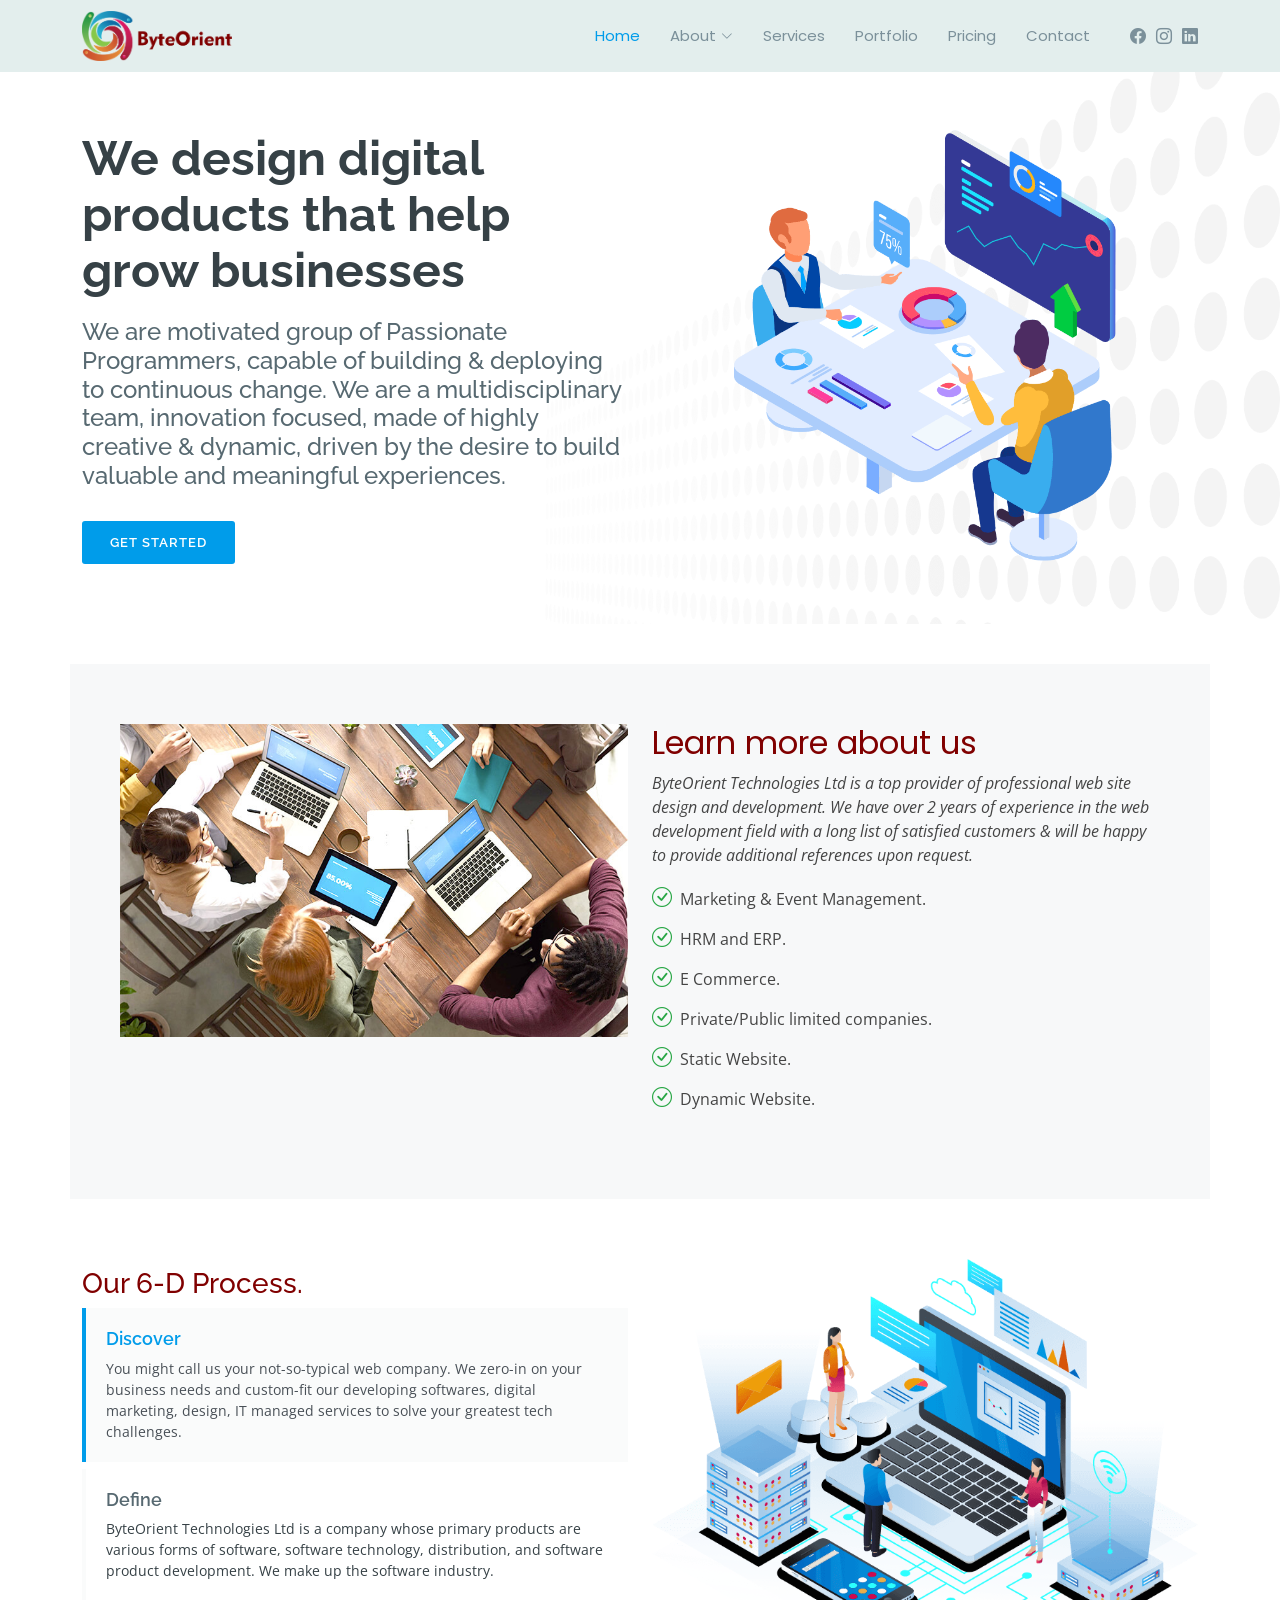
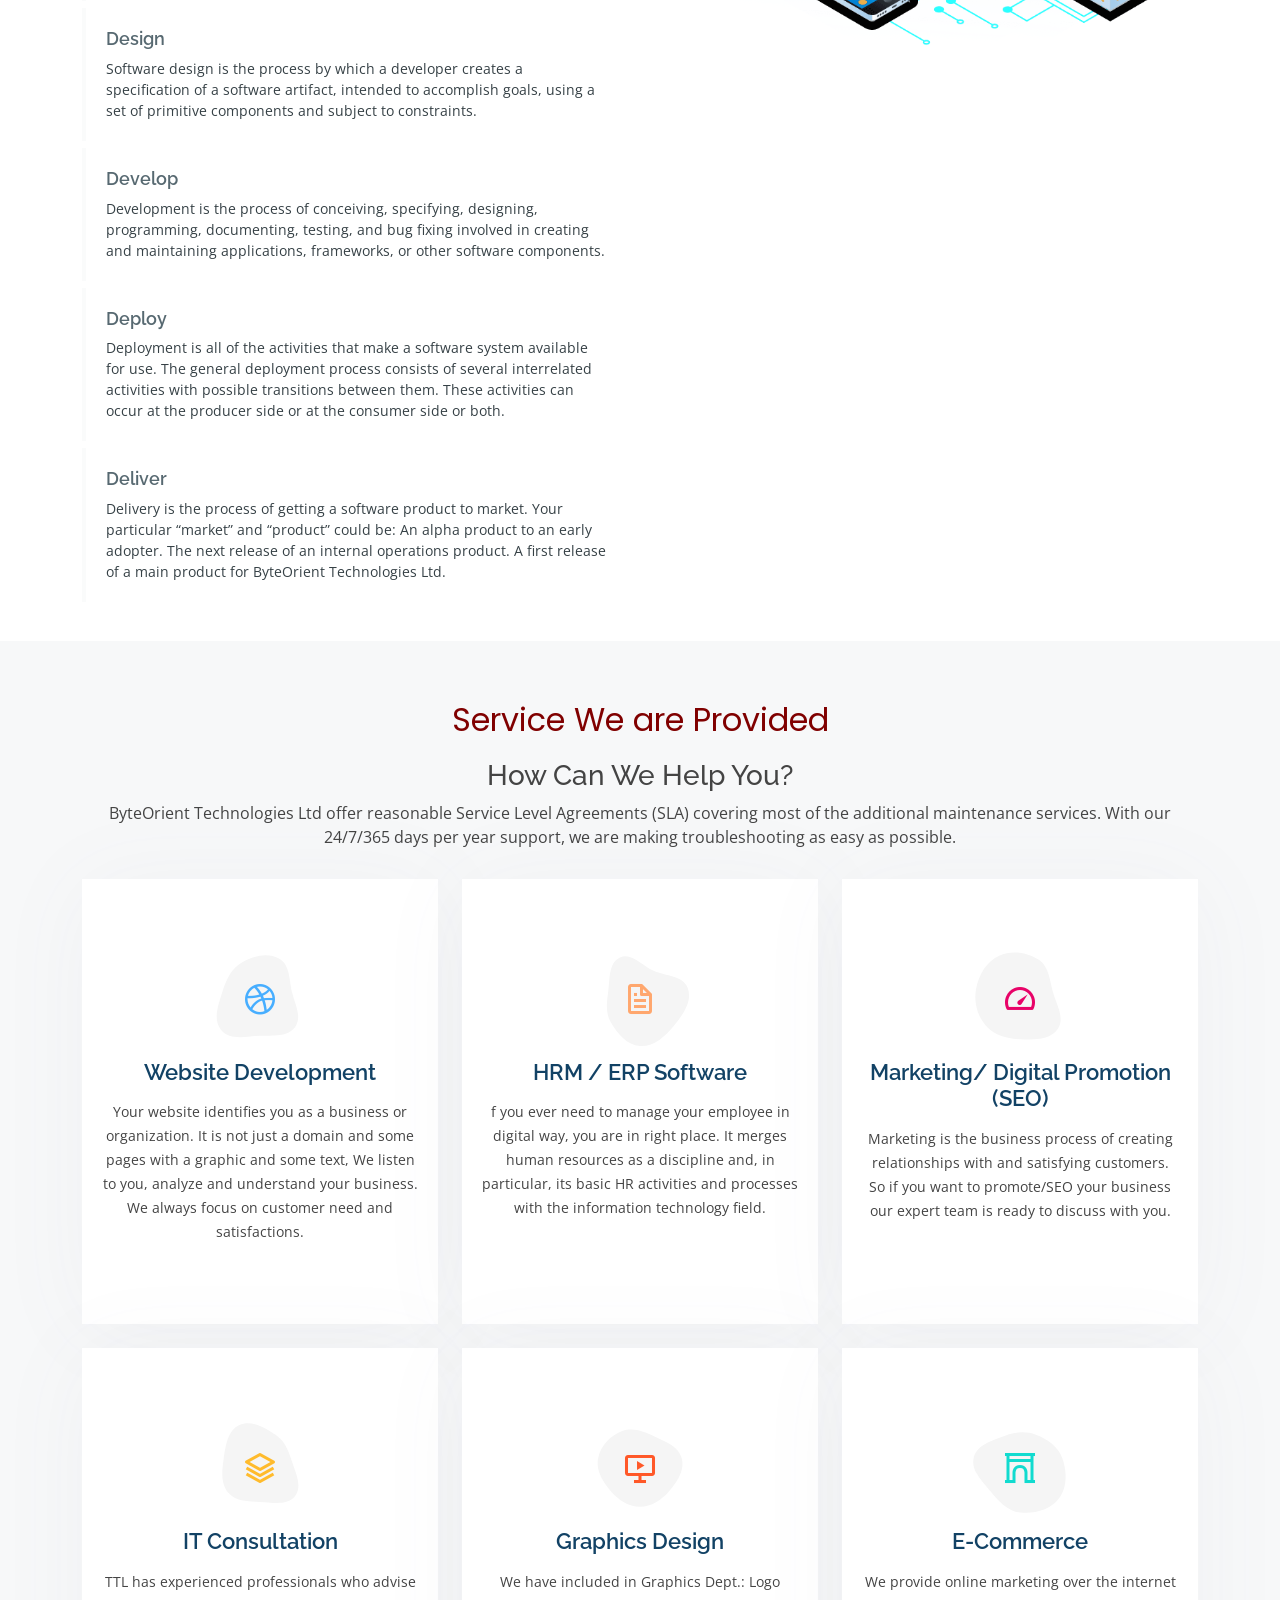
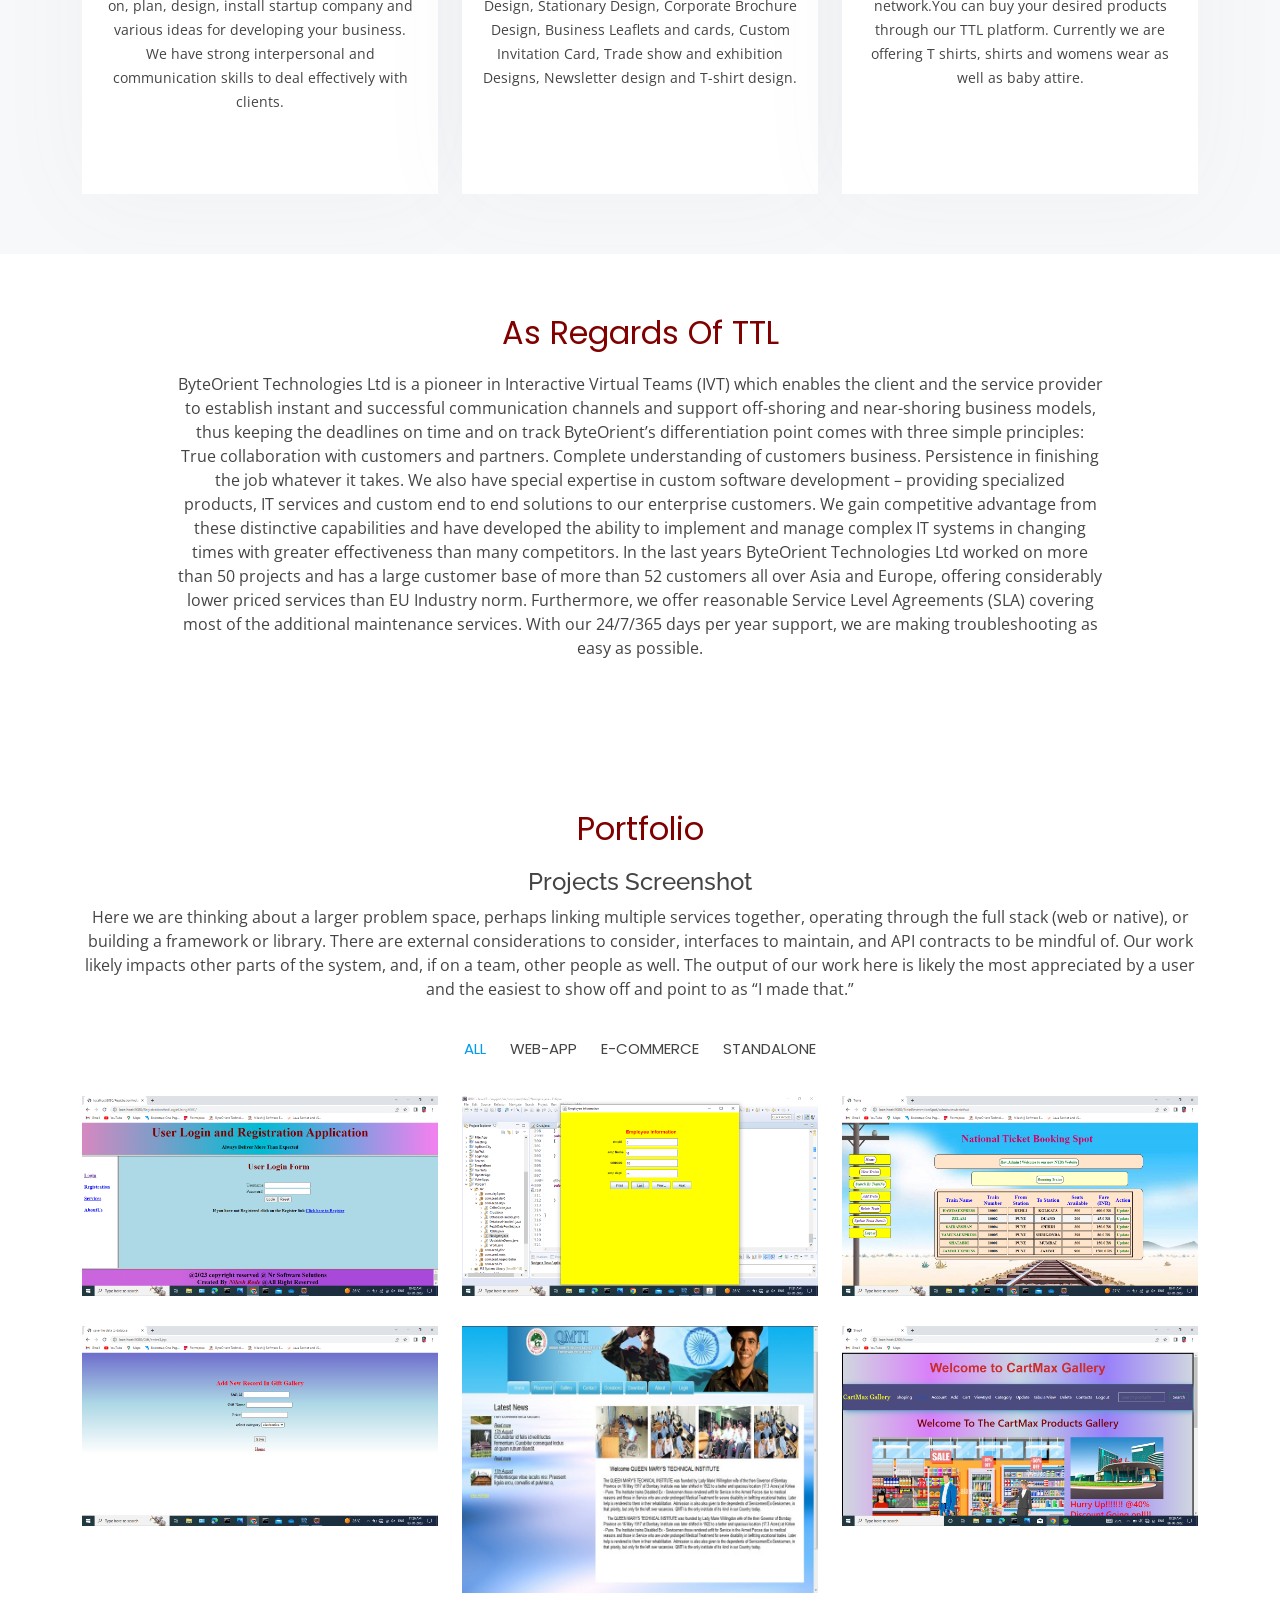
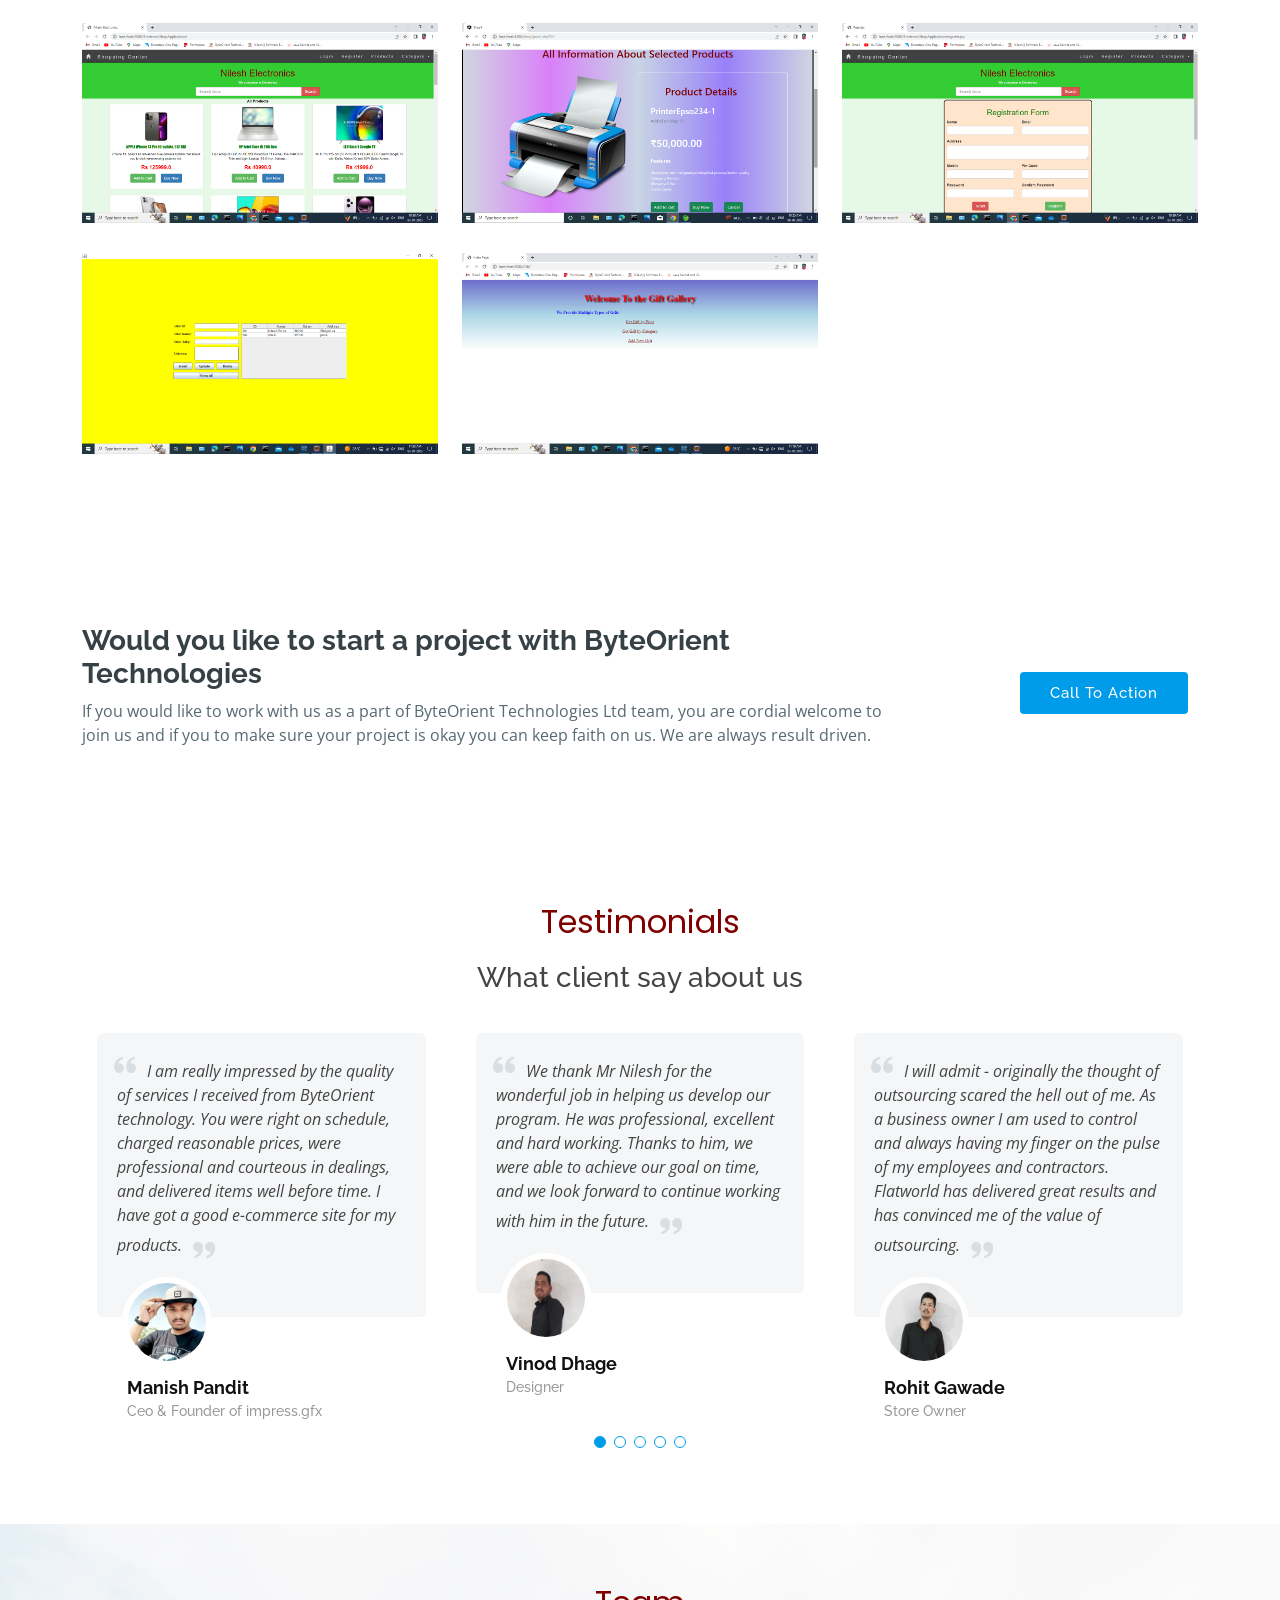
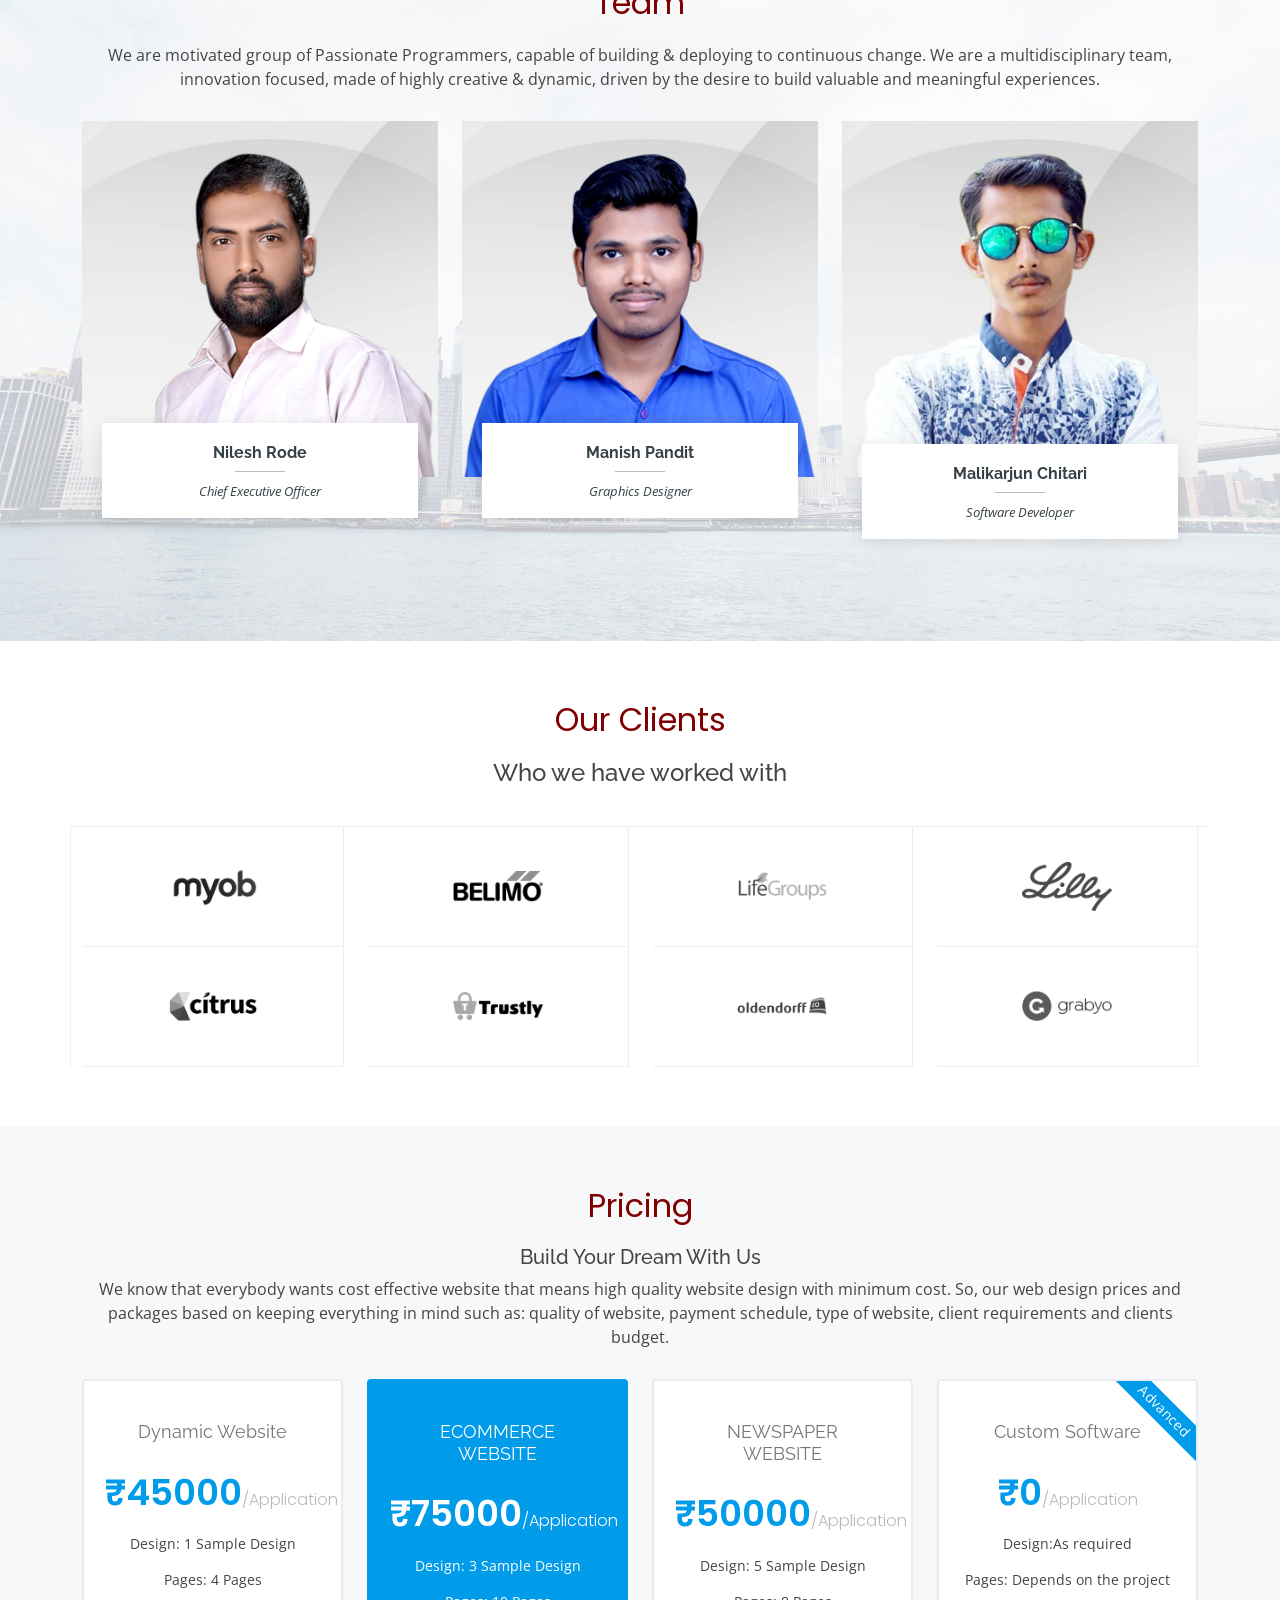
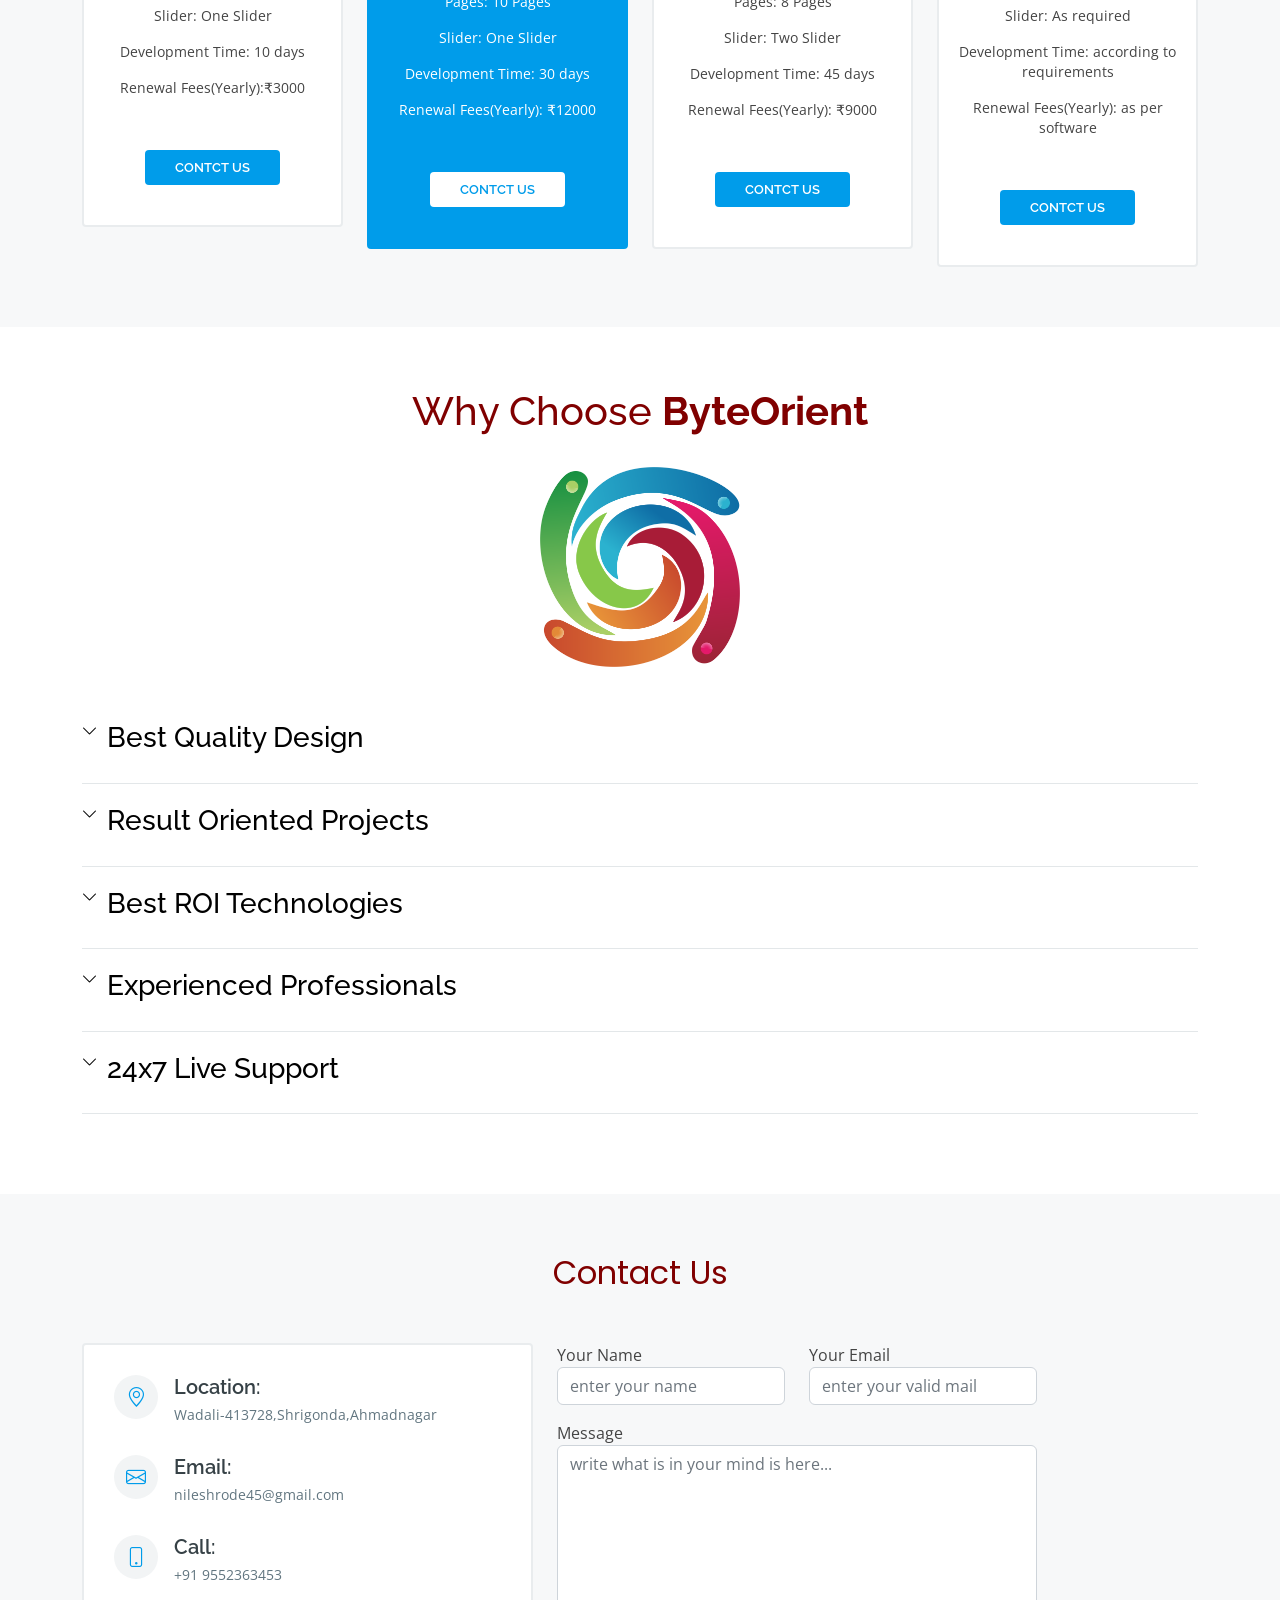
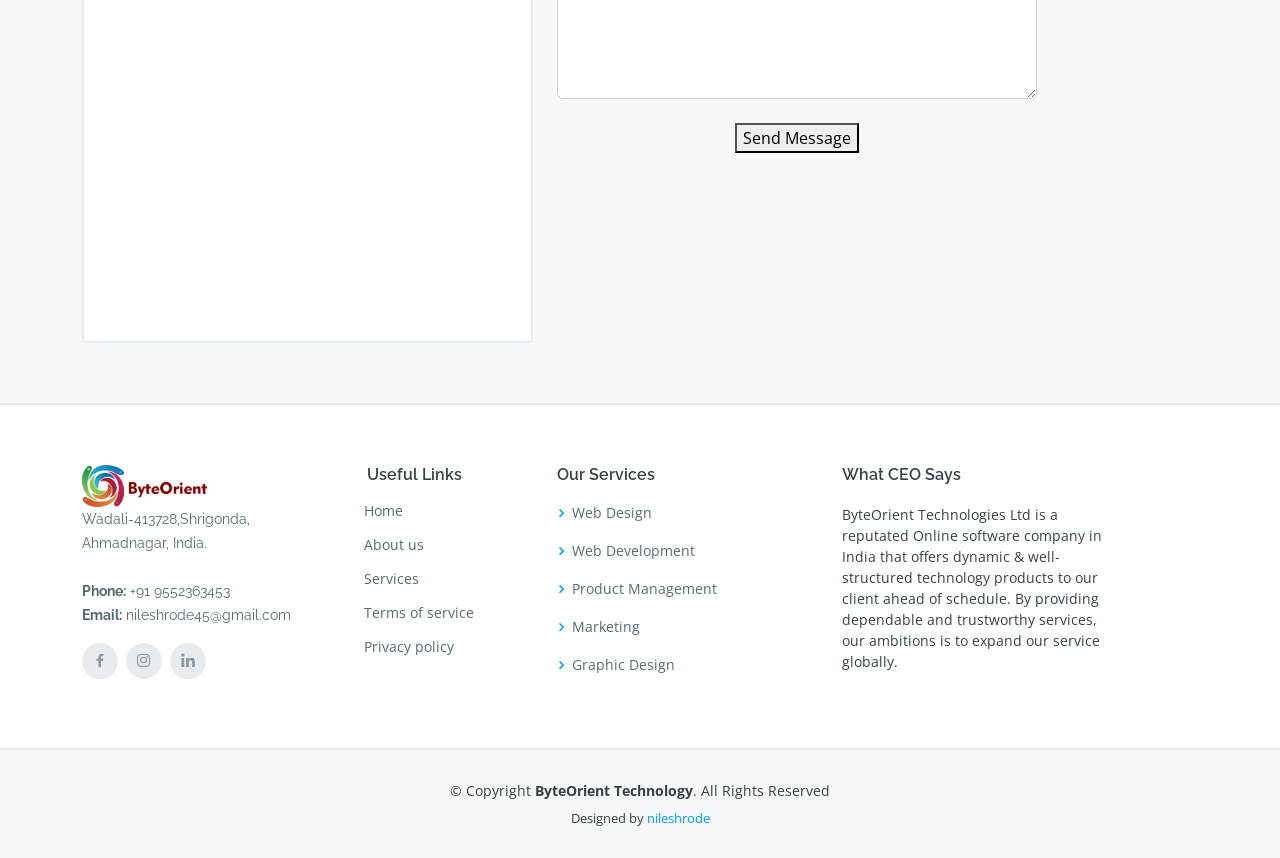
<file: index.html>
<!DOCTYPE html>
<html lang="en">

<head>
  <meta charset="utf-8">
  <meta content="width=device-width, initial-scale=1.0" name="viewport">

  <title>ByteOrient Technology</title>
  <meta content="" name="description">
  <meta content="" name="keywords">

  <!-- Favicons -->
  <link href="assets/img/logo1.png" rel="icon">
  <link href="assets/img/logo1.png" rel="apple-touch-icon">

  <!-- Google Fonts -->
  <link href="https://fonts.googleapis.com/css?family=Open+Sans:300,300i,400,400i,600,600i,700,700i|Raleway:300,300i,400,400i,500,500i,600,600i,700,700i|Poppins:300,300i,400,400i,500,500i,600,600i,700,700i" rel="stylesheet">

  <!-- Vendor CSS Files -->
  <link href="assets/vendor/aos/aos.css" rel="stylesheet">
  <link href="assets/vendor/bootstrap/css/bootstrap.min.css" rel="stylesheet">
  <link href="assets/vendor/bootstrap-icons/bootstrap-icons.css" rel="stylesheet">
  <link href="assets/vendor/boxicons/css/boxicons.min.css" rel="stylesheet">
  <link href="assets/vendor/glightbox/css/glightbox.min.css" rel="stylesheet">
  <link href="assets/vendor/swiper/swiper-bundle.min.css" rel="stylesheet">

  <!-- Template Main CSS File -->
  <link href="assets/css/style.css" rel="stylesheet">

  <!-- =======================================================
  * Template Name:ByteOrient
  * Updated: Mar 10 2023 with Bootstrap v5.2.3
  * Template URL: https://bootstrapmade.com/scaffold-bootstrap-metro-style-template/
  * Author: BootstrapMade.com
  * License: https://bootstrapmade.com/license/
  ======================================================== -->
</head>

<body>

  <!-- ======= Header ======= -->

  <header id="header" class="fixed-top d-flex align-items-center"  style="background-color: rgb(227, 238, 237);">
    <div class="container d-flex align-items-center">

      <div class="logo me-auto">
        <!-- <h1 ><a href="index.html" style="color: maroon;">ByteOrient</a></h1> -->
        <!-- Uncomment below if you prefer to use an image logo -->
         <a href="index.html"><img src="assets/img/logo.png" alt="" class="img-fluid" width="150px" height="150px" ></a>
      </div>

      <nav id="navbar"  class="navbar order-last order-lg-0">
        <ul>
          <li><a class="nav-link scrollto active" href="#hero">Home</a></li>
          <li class="dropdown"><a href="#"><span>About</span> <i class="bi bi-chevron-down"></i></a>
            <ul>
              <li><a class="nav-link scrollto" href="#about">About Us</a></li>
              <li><a class="nav-link scrollto" href="#team">Team</a></li>
              <li><a class="nav-link scrollto" href="#testimonials">Testimonials</a></li>
            </ul>
          </li>
          <li><a class="nav-link scrollto" href="#services">Services</a></li>
          <li><a class="nav-link scrollto " href="#portfolio">Portfolio</a></li>
          <li><a class="nav-link scrollto" href="#pricing">Pricing</a></li>
          <li><a class="nav-link scrollto" href="#contact">Contact</a></li>
        </ul>
        <i class="bi bi-list mobile-nav-toggle"></i>
      </nav><!-- .navbar -->


      <div class="header-social-links d-flex align-items-center">
        <a href="https://www.facebook.com/nilesh.rode.737/" class="facebook"><i class="bi bi-facebook"></i></a>
        <a href="https://www.instagram.com/nileshrode96/https://www.instagram.com/nileshrode96/" class="instagram"><i class="bi bi-instagram"></i></a>
        <a href="https://www.linkedin.com/in/nilesh-rode/" class="linkedin"><i class="bi bi-linkedin"></i></i></a>
      </div>

    </div>
  </header><!-- End Header -->

  <!-- ======= Hero Section ======= -->
  <section id="hero">

    <div class="container">
      <div class="row">
        <div class="col-lg-6 pt-5 pt-lg-0 order-2 order-lg-1 d-flex flex-column justify-content-center" data-aos="fade-up">
          <div>
            <h1>We design digital products that help grow businesses</h1>
            <h2>We are motivated group of Passionate Programmers, capable of building & deploying to continuous change. We are a multidisciplinary team, innovation focused, made of highly creative & dynamic, driven by the desire to build valuable and meaningful experiences.</h2>
            <a href="#about" class="btn-get-started scrollto">Get Started</a>
          </div>
        </div>
        <div class="col-lg-6 order-1 order-lg-2 hero-img" data-aos="fade-left">
          <img src="assets/img/hero-img.png" class="img-fluid" alt="">
        </div>
      </div>
    </div>

  </section><!-- End Hero -->

  <main id="main">

    <!-- ======= About Section ======= -->
    <section id="about" class="about">
      <div class="container">

        <div class="row">
          <div class="col-lg-6" data-aos="zoom-in">
            <img src="assets/img/about.jpg" class="img-fluid" alt="">
          </div>
          <div class="col-lg-6 d-flex flex-column justify-contents-center" data-aos="fade-left">
            <div class="content pt-4 pt-lg-0">
              <h3 style="color: maroon;">Learn more about us</h3>
              <p class="fst-italic">
                ByteOrient Technologies Ltd is a top provider of professional web site design and development. We have over 2 years of experience in the web development field with a long list of satisfied customers & will be happy to provide additional references upon request.

              
              </p>
              <ul>
                <li><i class="bi bi-check-circle"></i> Marketing & Event Management.</li>
                <li><i class="bi bi-check-circle"></i> HRM and ERP.</li>
                <li><i class="bi bi-check-circle"></i> E Commerce.</li>
                <li><i class="bi bi-check-circle"></i> Private/Public limited companies.</li>
                <li><i class="bi bi-check-circle"></i> Static Website.</li>
                <li><i class="bi bi-check-circle"></i> Dynamic Website.</li>
                


              </ul>
            </div>
          </div>
        </div>

      </div>
    </section><!-- End About Section -->

    <!-- ======= Features Section ======= -->
    <section id="features" class="features">
      <div class="container">

        <div class="row">
          <div class="col-lg-6 mt-2 mb-tg-0 order-2 order-lg-1">

            <h3 style="color: maroon;">Our 6-D Process.</h3>

            <ul class="nav nav-tabs flex-column">

              <li class="nav-item" data-aos="fade-up">
                <a class="nav-link active show" data-bs-toggle="tab" href="#tab-1">
                  <h4>Discover</h4>
                  <p>You might call us your not-so-typical web company. We zero-in on your business needs and custom-fit our developing softwares, digital marketing, design, IT managed services to solve your greatest tech challenges.</p>
                </a>
              </li>
              <li class="nav-item mt-2" data-aos="fade-up" data-aos-delay="100">
                <a class="nav-link" data-bs-toggle="tab" href="#tab-2">
                  <h4>Define</h4>
                  <p>ByteOrient Technologies Ltd is a company whose primary products are various forms of software, software technology, distribution, and software product development. We make up the software industry.</p>
                </a>
              </li>
              <li class="nav-item mt-2" data-aos="fade-up" data-aos-delay="200">
                <a class="nav-link" data-bs-toggle="tab" href="#tab-3">
                  <h4>Design</h4>
                  <p>Software design is the process by which a developer creates a specification of a software artifact, intended to accomplish goals, using a set of primitive components and subject to constraints.</p>
                </a>
              </li>

              <li class="nav-item mt-2" data-aos="fade-up" data-aos-delay="300">
                <a class="nav-link" data-bs-toggle="tab" href="#tab-4">
                  <h4>Develop</h4>
                  <p>Development is the process of conceiving, specifying, designing, programming, documenting, testing, and bug fixing involved in creating and maintaining applications, frameworks, or other software components.</p>
                </a>
              </li>

              <li class="nav-item mt-2" data-aos="fade-up" data-aos-delay="300">
                <a class="nav-link" data-bs-toggle="tab" href="#tab-5">
                  <h4>Deploy</h4>
                  <p>Deployment is all of the activities that make a software system available for use. The general deployment process consists of several interrelated activities with possible transitions between them. These activities can occur at the producer side or at the consumer side or both.</p>
                </a>
              </li>


              <li class="nav-item mt-2" data-aos="fade-up" data-aos-delay="300">
                <a class="nav-link" data-bs-toggle="tab" href="#tab-6">
                  <h4>Deliver</h4>
                  <p>Delivery is the process of getting a software product to market. Your particular “market” and “product” could be: An alpha product to an early adopter. The next release of an internal operations product. A first release of a main product for ByteOrient Technologies Ltd.</p>
                </a>
              </li>

            </ul>
          </div>
          <div class="col-lg-6 order-1 order-lg-2" data-aos="zoom-in">
            <div class="tab-content">

              <div class="tab-pane active show" id="tab-1">
                <figure>
                  <img src="assets/img/features-1.png" alt="" class="img-fluid">
                </figure>
              </div>

              <div class="tab-pane" id="tab-2">
                <figure>
                  <img src="assets/img/features-2.png" alt="" class="img-fluid">
                </figure>
              </div>

              <div class="tab-pane" id="tab-3">
                <figure>
                  <img src="assets/img/features-3.png" alt="" class="img-fluid">
                </figure>
              </div>

              <div class="tab-pane" id="tab-4">
                <figure>
                  <img src="assets/img/features-4.png" alt="" class="img-fluid">
                </figure>
              </div>

              <div class="tab-pane" id="tab-5">
                <figure>
                  <img src="assets/img/features-5.png" alt="" class="img-fluid">
                </figure>
              </div>

              <div class="tab-pane" id="tab-6">
                <figure>
                  <img src="assets/img/features-6.png" alt="" class="img-fluid">
                </figure>
              </div>

              

            </div>
          </div>
        </div>

      </div>
    </section><!-- End Features Section -->

    <!-- ======= Services Section ======= -->

<!-- ======= Services Section ======= -->



<section id="services" class="services section-bg">
  <div class="container" data-aos="fade-up">

    <div class="section-title">
      <h2 style="color: maroon;">Service We are Provided</h2>

      <h3 class="title"> How Can We Help You?  </h3>
        
      <p>ByteOrient Technologies Ltd offer reasonable Service Level Agreements (SLA) covering most of the additional maintenance services. With our 24/7/365 days per year support, we are making troubleshooting as easy as possible.</p>
    </div>

    <div class="row">
      <div class="col-lg-4 col-md-6 d-flex align-items-stretch" data-aos="zoom-in" data-aos-delay="100">
        <div class="icon-box iconbox-blue">
          <div class="icon">
            <svg width="100" height="100" viewBox="0 0 600 600" xmlns="http://www.w3.org/2000/svg">
              <path stroke="none" stroke-width="0" fill="#f5f5f5" d="M300,521.0016835830174C376.1290562159157,517.8887921683347,466.0731472004068,529.7835943286574,510.70327084640275,468.03025145048787C554.3714126377745,407.6079735673963,508.03601936045806,328.9844924480964,491.2728898941984,256.3432110539036C474.5976632858925,184.082847569629,479.9380746630129,96.60480741107993,416.23090153303,58.64404602377083C348.86323505073057,18.502131276798302,261.93793281208167,40.57373210992963,193.5410806939664,78.93577620505333C130.42746243093433,114.334589627462,98.30271207620316,179.96522072025542,76.75703585869454,249.04625023123273C51.97151888228291,328.5150500222984,13.704378332031375,421.85034740162234,66.52175969318436,486.19268352777647C119.04800174914682,550.1803526380478,217.28368757567262,524.383925680826,300,521.0016835830174"></path>
            </svg>
            <i class="bx bxl-dribbble"></i>
          </div>
          <h4><a href="">Website Development</a></h4>
          <p>Your website identifies you as a business or organization. It is not just a domain and some pages with a graphic and some text, We listen to you, analyze and understand your business. We always focus on customer need and satisfactions.</p>
        </div>
      </div>

      <div class="col-lg-4 col-md-6 d-flex align-items-stretch mt-4 mt-md-0" data-aos="zoom-in" data-aos-delay="200">
        <div class="icon-box iconbox-orange ">
          <div class="icon">
            <svg width="100" height="100" viewBox="0 0 600 600" xmlns="http://www.w3.org/2000/svg">
              <path stroke="none" stroke-width="0" fill="#f5f5f5" d="M300,582.0697525312426C382.5290701553225,586.8405444964366,449.9789794690241,525.3245884688669,502.5850820975895,461.55621195738473C556.606425686781,396.0723002908107,615.8543463187945,314.28637112970534,586.6730223649479,234.56875336149918C558.9533121215079,158.8439757836574,454.9685369536778,164.00468322053177,381.49747125262974,130.76875717737553C312.15926192815925,99.40240125094834,248.97055460311594,18.661163978235184,179.8680185752513,50.54337015887873C110.5421016452524,82.52863877960104,119.82277516462835,180.83849132639028,109.12597500060166,256.43424936330496C100.08760227029461,320.3096726198365,92.17705696193138,384.0621239912766,124.79988738764834,439.7174275375508C164.83382741302287,508.01625554203684,220.96474134820875,577.5009287672846,300,582.0697525312426"></path>
            </svg>
            <i class="bx bx-file"></i>
          </div>
          <h4><a href="">HRM / ERP Software</a></h4>
          <p>f you ever need to manage your employee in digital way, you are in right place. It merges human resources as a discipline and, in particular, its basic HR activities and processes with the information technology field.</p>
        </div>
      </div>

      <div class="col-lg-4 col-md-6 d-flex align-items-stretch mt-4 mt-lg-0" data-aos="zoom-in" data-aos-delay="300">
        <div class="icon-box iconbox-pink">
          <div class="icon">
            <svg width="100" height="100" viewBox="0 0 600 600" xmlns="http://www.w3.org/2000/svg">
              <path stroke="none" stroke-width="0" fill="#f5f5f5" d="M300,541.5067337569781C382.14930387511276,545.0595476570109,479.8736841581634,548.3450877840088,526.4010558755058,480.5488172755941C571.5218469581645,414.80211281144784,517.5187510058486,332.0715597781072,496.52539010469104,255.14436215662573C477.37192572678356,184.95920475031193,473.57363656557914,105.61284051026155,413.0603344069578,65.22779650032875C343.27470386102294,18.654635553484475,251.2091493199835,5.337323636656869,175.0934190732945,40.62881213300186C97.87086631185822,76.43348514350839,51.98124368387456,156.15599469081315,36.44837278890362,239.84606092416172C21.716077023791087,319.22268207091537,43.775223500013084,401.1760424656574,96.891909868211,461.97329694683043C147.22146801428983,519.5804099606455,223.5754009179313,538.201503339737,300,541.5067337569781"></path>
            </svg>
            <i class="bx bx-tachometer"></i>
          </div>
          <h4><a href="">Marketing/ Digital Promotion (SEO)</a></h4>
          <p>Marketing is the business process of creating relationships with and satisfying customers. So if you want to promote/SEO your business our expert team is ready to discuss with you.</p>
        </div>
      </div>

      <div class="col-lg-4 col-md-6 d-flex align-items-stretch mt-4" data-aos="zoom-in" data-aos-delay="100">
        <div class="icon-box iconbox-yellow">
          <div class="icon">
            <svg width="100" height="100" viewBox="0 0 600 600" xmlns="http://www.w3.org/2000/svg">
              <path stroke="none" stroke-width="0" fill="#f5f5f5" d="M300,503.46388370962813C374.79870501325706,506.71871716319447,464.8034551963731,527.1746412648533,510.4981551193396,467.86667711651364C555.9287308511215,408.9015244558933,512.6030010748507,327.5744911775523,490.211057578863,256.5855673507754C471.097692560561,195.9906835881958,447.69079081568157,138.11976852964426,395.19560036434837,102.3242989838813C329.3053358748298,57.3949838291264,248.02791733380457,8.279543830951368,175.87071277845988,42.242879143198664C103.41431057327972,76.34704239035025,93.79494320519305,170.9812938413882,81.28167332365135,250.07896920659033C70.17666984294237,320.27484674793965,64.84698225790005,396.69656628748305,111.28512138212992,450.4950937839243C156.20124167950087,502.5303643271138,231.32542653798444,500.4755392045468,300,503.46388370962813"></path>
            </svg>
            <i class="bx bx-layer"></i>
          </div>
          <h4><a href="">IT Consultation</a></h4>
          <p>TTL has experienced professionals who advise on, plan, design, install startup company and various ideas for developing your business. We have strong interpersonal and communication skills to deal effectively with clients.</p>
        </div>
      </div>

      <div class="col-lg-4 col-md-6 d-flex align-items-stretch mt-4" data-aos="zoom-in" data-aos-delay="200">
        <div class="icon-box iconbox-red">
          <div class="icon">
            <svg width="100" height="100" viewBox="0 0 600 600" xmlns="http://www.w3.org/2000/svg">
              <path stroke="none" stroke-width="0" fill="#f5f5f5" d="M300,532.3542879108572C369.38199826031484,532.3153073249985,429.10787420159085,491.63046689027357,474.5244479745417,439.17860296908856C522.8885846962883,383.3225815378663,569.1668002868075,314.3205725914397,550.7432151929288,242.7694973846089C532.6665558377875,172.5657663291529,456.2379748765914,142.6223662098291,390.3689995646985,112.34683881706744C326.66090330228417,83.06452184765237,258.84405631176094,53.51806209861945,193.32584062364296,78.48882559362697C121.61183558270385,105.82097193414197,62.805066853699245,167.19869350419734,48.57481801355237,242.6138429142374C34.843463184063346,315.3850353017275,76.69343916112496,383.4422959591041,125.22947124332185,439.3748458443577C170.7312796277747,491.8107796887764,230.57421082200815,532.3932930995766,300,532.3542879108572"></path>
            </svg>
            <i class="bx bx-slideshow"></i>
          </div>
          <h4><a href="">Graphics Design</a></h4>
          <p>We have included in Graphics Dept.: Logo Design, Stationary Design, Corporate Brochure Design, Business Leaflets and cards, Custom Invitation Card, Trade show and exhibition Designs, Newsletter design and T-shirt design.</p>
        </div>
      </div>

      <div class="col-lg-4 col-md-6 d-flex align-items-stretch mt-4" data-aos="zoom-in" data-aos-delay="300">
        <div class="icon-box iconbox-teal">
          <div class="icon">
            <svg width="100" height="100" viewBox="0 0 600 600" xmlns="http://www.w3.org/2000/svg">
              <path stroke="none" stroke-width="0" fill="#f5f5f5" d="M300,566.797414625762C385.7384707136149,576.1784315230908,478.7894351017131,552.8928747891023,531.9192734346935,484.94944893311C584.6109503024035,417.5663521118492,582.489472248146,322.67544863468447,553.9536738515405,242.03673114598146C529.1557734026468,171.96086150256528,465.24506316201064,127.66468636344209,395.9583748389544,100.7403814666027C334.2173773831606,76.7482773500951,269.4350130405921,84.62216499799875,207.1952322260088,107.2889140133804C132.92018162631612,134.33871894543012,41.79353780512637,160.00259165414826,22.644507872594943,236.69541883565114C3.319112789854554,314.0945973066697,72.72355303640163,379.243833228382,124.04198916343866,440.3218312028393C172.9286146004772,498.5055451809895,224.45579914871206,558.5317968840102,300,566.797414625762"></path>
            </svg>
            <i class="bx bx-arch"></i>
          </div>
          <h4><a href="">E-Commerce</a></h4>
          <p>We provide online marketing over the internet network.You can buy your desired products through our TTL platform. Currently we are offering T shirts, shirts and womens wear as well as baby attire.</p>
        </div>
      </div>

    </div>

  </div>
</section>



<!-- End Sevices Section -->

<section class="pad-tb fadeIn" data-wow-delay=".5s">
  <div class="container" data-aos="fade-up">
      <div class="row justify-content-center">
          <div class="col-lg-10">
              <div class="section-title">
              <h2 style="color: maroon;"> As Regards Of TTL </h2>


 <p>ByteOrient Technologies Ltd is a pioneer in Interactive Virtual Teams (IVT) which enables the client and the service provider to establish instant and successful communication channels and support off-shoring and near-shoring business models, thus keeping the deadlines on time and on track

ByteOrient’s differentiation point comes with three simple principles: 

 True collaboration with customers and partners.

 Complete understanding of customers business.

 Persistence in finishing the job whatever it takes.
We also have special expertise in custom software development – providing specialized products, IT services and custom end to end solutions to our enterprise customers. We gain competitive advantage from these distinctive capabilities and have developed the ability to implement and manage complex IT systems in changing times with greater effectiveness than many competitors. In the last years ByteOrient Technologies Ltd worked on more than 50 projects and has a large customer base of more than 52 customers all over Asia and Europe, offering considerably lower priced services than EU Industry norm.

Furthermore, we offer reasonable Service Level Agreements (SLA) covering most of the additional maintenance services. With our 24/7/365 days per year support, we are making troubleshooting as easy as possible. </p>
                 
              </div>
          </div>
      </div>
  </div>
</section>





    <!-- ======= Portfolio Section ======= -->
    <section id="portfolio" class="portfolio">
      <div class="container">

        <div class="section-title" data-aos="fade-up">
          <h2 style="color: maroon;">Portfolio</h2>
          <h4>  Projects Screenshot </h4>
          <p> Here we are thinking about a larger problem space, perhaps linking multiple services together, operating through the full stack (web or native), or building a framework or library. There are external considerations to consider, interfaces to maintain, and API contracts to be mindful of.

            Our work likely impacts other parts of the system, and, if on a team, other people as well. The output of our work here is likely the most appreciated by a user and the easiest to show off and point to as “I made that.”</p>
        </div>

        <div class="row">
          <div class="col-lg-12 d-flex justify-content-center" data-aos="fade-up" data-aos-delay="100">
            <ul id="portfolio-flters">
              <li data-filter="*" class="filter-active">All</li>
              <li data-filter=".filter-app">Web-App</li>
              <li data-filter=".filter-card">E-Commerce</li>
              <li data-filter=".filter-web">Standalone</li>
            </ul>
          </div>
        </div>





        <div class="row portfolio-container" data-aos="fade-up" data-aos-delay="200">





          <div class="col-lg-4 col-md-6 portfolio-item filter-app">



            <div class="portfolio-wrap">
              <img src="assets/img/portfolio/portfolio-1.png" class="img-fluid" alt="">
              <div class="portfolio-info">
                <h4>Web-App</h4>
                <p>Click the right icon to contact us for projects</p>
              </div>
              <div class="portfolio-links">
                <a href="assets/img/portfolio/portfolio-1.png" data-gallery="portfolioGallery" class="portfolio-lightbox" title="App 1"><i class="bx bx-plus"></i></a>
                <a href="#contact" title="paid" class="nav-link scrollto"><i class="bx bx-link"></i></a>
              </div>
            </div>

          </div>





          <div class="col-lg-4 col-md-6 portfolio-item filter-web">
            <div class="portfolio-wrap">
              <img src="assets/img/portfolio/portfolio-2.png" class="img-fluid" alt="">
              <div class="portfolio-info">
                <h4>Standalone</h4>
                <p>Click the right icon to contact us for projects</p>
              </div>
              <div class="portfolio-links">
                <a href="assets/img/portfolio/portfolio-2.png" data-gallery="portfolioGallery" class="portfolio-lightbox" title="Web 3"><i class="bx bx-plus"></i></a>
                <a href="#contact" title="paid" class="nav-link scrollto"><i class="bx bx-link"></i></a>
              </div>
            </div>
          </div>





          <div class="col-lg-4 col-md-6 portfolio-item filter-app">
            <div class="portfolio-wrap">
              <img src="assets/img/portfolio/portfolio-3.png" class="img-fluid" alt="">
              <div class="portfolio-info">
                <h4>Web-App</h4>
                <p>Click the right icon to contact us for projects</p>
              </div>
              <div class="portfolio-links">
                <a href="assets/img/portfolio/portfolio-3.png" data-gallery="portfolioGallery" class="portfolio-lightbox" title="App 2"><i class="bx bx-plus"></i></a>
                <a href="#contact" title="paid" class="nav-link scrollto"><i class="bx bx-link"></i></a>
              </div>
            </div>
          </div>



          <div class="col-lg-4 col-md-6 portfolio-item filter-app">
            <div class="portfolio-wrap">
              <img src="assets/img/portfolio/portfolio-11.png" class="img-fluid" alt="">
              <div class="portfolio-info">
                <h4>Web-App</h4>
                <p>Click the right icon to contact us for projects</p>
              </div>
              <div class="portfolio-links">
                <a href="assets/img/portfolio/portfolio-11.png" data-gallery="portfolioGallery" class="portfolio-lightbox" title="App 2"><i class="bx bx-plus"></i></a>
                <a href="#contact" title="paid" class="nav-link scrollto"><i class="bx bx-link"></i></a>
              </div>
            </div>
          </div>



          <div class="col-lg-4 col-md-6 portfolio-item filter-app">
            <div class="portfolio-wrap">
              <img src="assets/img/portfolio/portfolio-10.jpg" class="img-fluid" alt="">
              <div class="portfolio-info">
                <h4>Web-App</h4>
                <p>Click the right icon to contact us for projects</p>
              </div>
              <div class="portfolio-links">
                <a href="assets/img/portfolio/portfolio-10.jpg" data-gallery="portfolioGallery" class="portfolio-lightbox" title="App 2"><i class="bx bx-plus"></i></a>
                <a href="#contact" title="paid" class="nav-link scrollto"><i class="bx bx-link"></i></a>
              </div>
            </div>
          </div>





          <div class="col-lg-4 col-md-6 portfolio-item filter-card">
            <div class="portfolio-wrap">
              <img src="assets/img/portfolio/portfolio-4.png" class="img-fluid" alt="">
              <div class="portfolio-info">
                <h4>E-Commerce</h4>
                <p>Click the right icon to contact us for projects</p>
              </div>
              <div class="portfolio-links">
                <a href="assets/img/portfolio/portfolio-4.png" data-gallery="portfolioGallery" class="portfolio-lightbox" title="Card 2"><i class="bx bx-plus"></i></a>
                <a href="#contact" title="paid" class="nav-link scrollto"><i class="bx bx-link"></i></a>
              </div>
            </div>
          </div>






          <div class="col-lg-4 col-md-6 portfolio-item filter-card">
            <div class="portfolio-wrap">
              <img src="assets/img/portfolio/portfolio-7.png" class="img-fluid" alt="">
              <div class="portfolio-info">
                <h4>E-Commerce</h4>
                <p>Click the right icon to contact us for projects</p>
              </div>
              <div class="portfolio-links">
                <a href="assets/img/portfolio/portfolio-7.png" data-gallery="portfolioGallery" class="portfolio-lightbox" title="Card 2"><i class="bx bx-plus"></i></a>
                <a href="#contact" title="paid" class="nav-link scrollto"><i class="bx bx-link"></i></a>
              </div>
            </div>
          </div>



          
          <div class="col-lg-4 col-md-6 portfolio-item filter-card">
            <div class="portfolio-wrap">
              <img src="assets/img/portfolio/portfolio-8.png" class="img-fluid" alt="">
              <div class="portfolio-info">
                <h4>E-Commerce</h4>
                <p>Click the right icon to contact us for projects</p>
              </div>
              <div class="portfolio-links">
                <a href="assets/img/portfolio/portfolio-8.png" data-gallery="portfolioGallery" class="portfolio-lightbox" title="Card 2"><i class="bx bx-plus"></i></a>
                <a href="#contact" title="paid" class="nav-link scrollto"><i class="bx bx-link"></i></a>
              </div>
            </div>
          </div>



          <div class="col-lg-4 col-md-6 portfolio-item filter-card">
            <div class="portfolio-wrap">
              <img src="assets/img/portfolio/portfolio-9.png" class="img-fluid" alt="">
              <div class="portfolio-info">
                <h4>E-Commerce</h4>
                <p>Click the right icon to contact us for projects</p>
              </div>
              <div class="portfolio-links">
                <a href="assets/img/portfolio/portfolio-9.png" data-gallery="portfolioGallery" class="portfolio-lightbox" title="Card 2"><i class="bx bx-plus"></i></a>
                <a href="#contact" title="paid" class="nav-link scrollto"><i class="bx bx-link"></i></a>
              </div>
            </div>
          </div>


























          <div class="col-lg-4 col-md-6 portfolio-item filter-web">
            <div class="portfolio-wrap">
              <img src="assets/img/portfolio/portfolio-6.png" class="img-fluid" alt="">
              <div class="portfolio-info">
                <h4>Standalone</h4>
                <p>Click the right icon to contact us for projects</p>
              </div>
              <div class="portfolio-links">
                <a href="assets/img/portfolio/portfolio-6.png" data-gallery="portfolioGallery" class="portfolio-lightbox" title="Web 2"><i class="bx bx-plus"></i></a>
                <a href="#contact" title="paid" class="nav-link scrollto"><i class="bx bx-link"></i></a>
              </div>
            </div>
          </div>


          

          <div class="col-lg-4 col-md-6 portfolio-item filter-app">
            <div class="portfolio-wrap">
              <img src="assets/img/portfolio/portfolio-5.png" class="img-fluid" alt="">
              <div class="portfolio-info">
                <h4>Web-App</h4>
                <p>Click the right icon to contact us for projects</p>
              </div>
              <div class="portfolio-links">
                <a href="assets/img/portfolio/portfolio-5.png" data-gallery="portfolioGallery" class="portfolio-lightbox" title="App 3"><i class="bx bx-plus"></i></a>
                <a href="#contact" title="paid" class="nav-link scrollto"><i class="bx bx-link"></i></a>
              </div>
            </div>
          </div>

          


          
        </div>

      </div>
    </section><!-- End Portfolio Section -->

    <!-- ======= Cta Section ======= -->
    <section id="cta" class="cta">
      <div class="container">

        <div class="row" data-aos="zoom-in">
          <div class="col-lg-9 text-center text-lg-start">
            <h3>Would you like to start a project with ByteOrient Technologies</h3>
            <p> If you would like to work with us as a part of ByteOrient Technologies Ltd team, you are cordial welcome to join us and if you to make sure your project is okay you can keep faith on us. We are always result driven.</p>
          </div>
          <div class="col-lg-3 cta-btn-container text-center">
            <a class="cta-btn align-middle" href="tel:+919552363453" >Call To Action</a>



            
          </div>
        </div>

      </div>
    </section><!-- End Cta Section -->

    <!-- ======= Testimonials Section ======= -->
    <section id="testimonials" class="testimonials">
      <div class="container">

        <div class="section-title" data-aos="fade-up">
          <h2 style="color: maroon;">Testimonials</h2>
      <h3>What client say about us</h3> 
        </div>

        <div class="testimonials-slider swiper" data-aos="fade-up" data-aos-delay="100">
          <div class="swiper-wrapper">

            <div class="swiper-slide">
              <div class="testimonial-item">
                <p>
                  <i class="bx bxs-quote-alt-left quote-icon-left"></i>
                  I am really impressed by the quality of services I received from ByteOrient technology. You were right on schedule, charged reasonable prices, were professional and courteous in dealings, and delivered items well before time. I have got a good e-commerce site for my products. 


                  <i class="bx bxs-quote-alt-right quote-icon-right"></i>
                </p>
                <img src="assets/img/testimonials/testimonials-1.jpg" class="testimonial-img" alt="">
                <h3>Manish Pandit</h3>
                <h4>Ceo &amp; Founder of impress.gfx</h4>
              </div>
            </div><!-- End testimonial item -->

            <div class="swiper-slide">
              <div class="testimonial-item">
                <p>
                  <i class="bx bxs-quote-alt-left quote-icon-left"></i>
                  We thank Mr Nilesh for the wonderful job in helping us develop our program. He was professional, excellent and hard working. Thanks to him, we were able to achieve our goal on time, and we look forward to continue working with him in the future.


                  <i class="bx bxs-quote-alt-right quote-icon-right"></i>
                </p>
                <img src="assets/img/testimonials/testimonials-2.jpg" class="testimonial-img" alt="">
                <h3>Vinod Dhage</h3>
                <h4>Designer</h4>
              </div>
            </div><!-- End testimonial item -->

            <div class="swiper-slide">
              <div class="testimonial-item">
                <p>
                  <i class="bx bxs-quote-alt-left quote-icon-left"></i>
                  I will admit - originally the thought of outsourcing scared the hell out of me. As a business owner I am used to control and always having my finger on the pulse of my employees and contractors. Flatworld has delivered great results and has convinced me of the value of outsourcing.


                  <i class="bx bxs-quote-alt-right quote-icon-right"></i>
                </p>
                <img src="assets/img/testimonials/testimonials-3.jpg" class="testimonial-img" alt="">
                <h3>Rohit Gawade</h3>
                <h4>Store Owner</h4>
              </div>
            </div><!-- End testimonial item -->

            <div class="swiper-slide">
              <div class="testimonial-item">
                <p>
                  <i class="bx bxs-quote-alt-left quote-icon-left"></i>
                  We would like to express our satisfaction on the cooperation regarding the development of our web application. Mr. Nilesh did a very professional job. We are satisfied with the solution given to us and with the communication flow through the project. 


                  <i class="bx bxs-quote-alt-right quote-icon-right"></i>
                </p>
                <img src="assets/img/testimonials/testimonials-4.jpg" class="testimonial-img" alt="">
                <h3>Malikarjun Chitari</h3>
                <h4>Software developer</h4>
              </div>
            </div><!-- End testimonial item -->

            <div class="swiper-slide">
              <div class="testimonial-item">
                <p>
                  <i class="bx bxs-quote-alt-left quote-icon-left"></i>
                  I wanted to take a moment to thank you for the services you provided. Your team has been a pleasure to work with, professional and timely. The only delay in work that we have experienced has been due to our own lack of organization managing our projects, not yours. 


                  <i class="bx bxs-quote-alt-right quote-icon-right"></i>
                </p>
                <img src="assets/img/testimonials/testimonials-5.jpg" class="testimonial-img" alt="">
                <h3>Rahul Patil</h3>
                <h4>Entrepreneur</h4>
              </div>
            </div><!-- End testimonial item -->

          </div>
          <div class="swiper-pagination"></div>
        </div>

      </div>
    </section><!-- End Testimonials Section -->

    <!-- ======= Team Section ======= -->
    <section id="team" class="team">
      <div class="container">

        <div class="section-title" data-aos="fade-up">
          <h2 style="color: maroon;">Team</h2>
          <p>We are motivated group of Passionate Programmers, capable of building & deploying to continuous change.
             We are a multidisciplinary team, innovation focused, made of highly creative & dynamic, driven by the desire to build valuable and meaningful experiences.</p>
        </div>

        <div class="row">

          <div class="col-lg-4 col-md-6">
            <div class="member" data-aos="zoom-in">
              <div class="pic"><img src="assets/img/team/team-1.png" class="img-fluid" alt=""></div>
              <div class="member-info">
                <h4>Nilesh Rode</h4>
                <span>Chief Executive Officer</span>
                <div class="social">
                  <a href="https://www.facebook.com/nilesh.rode.737/"><i class="bi bi-facebook"></i></a>
                  <a href="https://www.instagram.com/nileshrode96/"><i class="bi bi-instagram"></i></a>
                  <a href="https://www.linkedin.com/in/nilesh-rode/"><i class="bi bi-linkedin"></i></a>
                </div>
              </div>
            </div>
          </div>

          <div class="col-lg-4 col-md-6">
            <div class="member" data-aos="zoom-in" data-aos-delay="100">
              <div class="pic"><img src="assets/img/team/team-2.png" class="img-fluid" alt=""></div>
              <div class="member-info">
                <h4>Manish Pandit</h4>
                <span>Graphics Designer</span>
                <div class="social">
                  <a href="https://www.facebook.com/manishpanditofficial"><i class="bi bi-facebook"></i></a>
                  <a href="https://www.instagram.com/manishpandit_3/"><i class="bi bi-instagram"></i></a>
                  <a href="https://www.linkedin.com/in/manishpandit3/"><i class="bi bi-linkedin"></i></a>
                </div>
              </div>
            </div>
          </div>

          

          <div class="col-lg-4 col-md-6">
            <div class="member" data-aos="zoom-in" data-aos-delay="200">
              <div class="pic"><img src="assets/img/team/team-3.png" class="img-fluid" alt=""></div>s
              <div class="member-info">
                <h4>Malikarjun Chitari</h4>
                <span>Software Developer</span>
                <div class="social">
                  <a href="https://www.facebook.com/mallikarjun.chitari.31"><i class="bi bi-facebook"></i></a>
                  <a href="https://www.instagram.com/_____mallikarjun________/"><i class="bi bi-instagram"></i></a>
                  <a href="https://www.linkedin.com/in/mallikarjun-chitari-3a4ab118b/"><i class="bi bi-linkedin"></i></a>
                </div>
              </div>
            </div>
          </div>

        </div>

      </div>
    </section><!-- End Team Section -->

    <!-- ======= Clients Section ======= -->
    <section id="clients" class="clients">
      <div class="container">

        <div class="section-title" data-aos="fade-up">
          <h2 style="color: maroon;"> Our Clients</h2>
          <h4> Who we have worked with </h4>
        </div>

        <div class="row no-gutters clients-wrap clearfix wow fadeInUp">

          <div class="col-lg-3 col-md-4 col-xs-6">
            <div class="client-logo" data-aos="zoom-in">
              <img src="assets/img/clients/client-1.png" class="img-fluid" alt="">
            </div>
          </div>

          <div class="col-lg-3 col-md-4 col-xs-6">
            <div class="client-logo" data-aos="zoom-in" data-aos-delay="100">
              <img src="assets/img/clients/client-2.png" class="img-fluid" alt="">
            </div>
          </div>

          <div class="col-lg-3 col-md-4 col-xs-6">
            <div class="client-logo" data-aos="zoom-in" data-aos-delay="150">
              <img src="assets/img/clients/client-3.png" class="img-fluid" alt="">
            </div>
          </div>

          <div class="col-lg-3 col-md-4 col-xs-6">
            <div class="client-logo" data-aos="zoom-in" data-aos-delay="200">
              <img src="assets/img/clients/client-4.png" class="img-fluid" alt="">
            </div>
          </div>

          <div class="col-lg-3 col-md-4 col-xs-6">
            <div class="client-logo" data-aos="zoom-in" data-aos-delay="250">
              <img src="assets/img/clients/client-5.png" class="img-fluid" alt="">
            </div>
          </div>

          <div class="col-lg-3 col-md-4 col-xs-6">
            <div class="client-logo" data-aos="zoom-in" data-aos-delay="300">
              <img src="assets/img/clients/client-6.png" class="img-fluid" alt="">
            </div>
          </div>

          <div class="col-lg-3 col-md-4 col-xs-6">
            <div class="client-logo" data-aos="zoom-in" data-aos-delay="350">
              <img src="assets/img/clients/client-7.png" class="img-fluid" alt="">
            </div>
          </div>

          <div class="col-lg-3 col-md-4 col-xs-6" data-aos="zoom-in" data-aos-delay="400">
            <div class="client-logo">
              <img src="assets/img/clients/client-8.png" class="img-fluid" alt="">
            </div>
          </div>

        </div>

      </div>
    </section><!-- End Clients Section -->

    <!-- ======= Pricing Section ======= -->
    <section id="pricing" class="pricing section-bg">
      <div class="container">

        <div class="section-title" data-aos="fade-up">
          <h2 style="color: maroon;">Pricing</h2>
          <h5>Build Your Dream With Us</h5>
<p> We know that everybody wants cost effective website that means high quality website design with minimum cost. So, our web design prices and packages based on keeping everything in mind such as: quality of website, payment schedule, type of website, client requirements and clients budget.</p>

        </div>

        <div class="row">

          <div class="col-lg-3 col-md-6">
            <div class="box" data-aos="zoom-in">
              <h3>Dynamic Website</h3>
              <h4><sup></sup>₹45000<span>/Application</span></h4>
              <ul>
                <li>Design: 1 Sample Design</li>
                <li>Pages: 4 Pages</li>
                <li>Slider: One Slider</li>
                <li> Development Time: 10 days  </li>
                <li >Renewal Fees(Yearly):₹3000</li>
                
              </ul>
              <div class="btn-wrap">
                <a href="#contact" class="btn-buy">Contct Us</a>
              </div>
            </div>
          </div>

          <div class="col-lg-3 col-md-6 mt-4 mt-md-0">
            <div class="box featured" data-aos="zoom-in" data-aos-delay="100">
              <h3>ECOMMERCE WEBSITE</h3>
              <h4><sup></sup>₹75000<span>/Application</span></h4>
              <ul>
                <li>Design: 3 Sample Design</li>
                <li>Pages: 10 Pages</li>
                <li>Slider: One Slider</li>
                <li> Development Time: 30 days  </li>
                <li >Renewal Fees(Yearly): ₹12000</li>
                
              </ul>
              <div class="btn-wrap">
                <a href="#contact" class="btn-buy">Contct Us</a>
              </div>
            </div>
          </div>

          <div class="col-lg-3 col-md-6 mt-4 mt-lg-0">
            <div class="box" data-aos="zoom-in" data-aos-delay="200">
              <h3>NEWSPAPER WEBSITE </h3>
              <h4><sup></sup>₹50000<span>/Application</span></h4>
              <ul>
                <li>Design: 5 Sample Design</li>
                <li>Pages: 8 Pages</li>
                <li>Slider: Two Slider</li>
                <li> Development Time: 45 days  </li>
                <li >Renewal Fees(Yearly): ₹9000</li>
                
              </ul></h3>
            
              <div class="btn-wrap">
                <a href="#contact" class="btn-buy">Contct Us</a>
              </div>
            </div>
          </div>

          <div class="col-lg-3 col-md-6 mt-4 mt-lg-0">
            <div class="box" data-aos="zoom-in" data-aos-delay="300">
              <span class="advanced">Advanced</span>
               <h3>Custom Software </h3>
              <h4><sup></sup>₹0<span>/Application</span></h4>
              <ul>
                <li>Design:As required</li>
                <li>Pages: Depends on the project</li>
                <li>Slider: As required</li>
                <li> Development Time: according to requirements  </li>
                <li >Renewal Fees(Yearly): as per software</li>
                
              </ul></h3>

              <div class="btn-wrap">
                <a href="#contact" class="btn-buy">Contct Us</a>
              </div>
            </div>
          </div>

        </div>

      </div>
    </section><!-- End Pricing Section -->

    <!-- ======= F.A.Q Section ======= -->
    <section id="faq" class="faq">
      <div class="container">

        <div class="section-title" data-aos="fade-up">

         <h1 class="title" style="color: maroon; font-size:40px;">  Why Choose <Span class="t1" >ByteOrient</Span>   </h1>
             <br>
          <div  data-aos="fade-left">
            <img  class="rotate"   src="assets/img/ByteORI.png" class="img-fluid" alt=""   width="200" height="200" >
          </div>

          
        </div>
<br>
        <ul class="faq-list">

          <li>
            <div data-bs-toggle="collapse" class="collapsed question" href="#faq1">    <h3> Best Quality Design</h3>   <i class="bi bi-chevron-down icon-show"></i><i class="bi bi-chevron-up icon-close"></i></div>
            <div id="faq1" class="collapse" data-bs-parent=".faq-list">
              <p>
                Software design usually involves problem solving and planning a software solution. This includes both a low-level component and algorithm design and a high-level, architecture design.We always try to give our best to maintain the best quality.
              </p>
            </div>
          </li>

          <li>
            <div data-bs-toggle="collapse" href="#faq2" class="collapsed question"><h3>Result Oriented Projects </h3> <i class="bi bi-chevron-down icon-show"></i><i class="bi bi-chevron-up icon-close"></i></div>
            <div id="faq2" class="collapse" data-bs-parent=".faq-list">
              <p>
                Result oriented is a term used to describe an individual or organization that focuses on outcome rather than process used to produce a product or deliver a service. As such, a number of processes are used where the most effective and economical process is identified.

              </p>
            </div>
          </li>

          <li>
            <div data-bs-toggle="collapse" href="#faq3" class="collapsed question"><h3> Best ROI Technologies </h3> <i class="bi bi-chevron-down icon-show"></i><i class="bi bi-chevron-up icon-close"></i></div>
            <div id="faq3" class="collapse" data-bs-parent=".faq-list">
              <p>
                Return on Investment (ROI) is one of the more important measurement standards for businesses. ROI displays how effectively a business is using its cash and equity resources. Small businesses can use ROI just as efficiently as a Fortune 500 corporation.
              </p>
            </div>
          </li>

          <li>
            <div data-bs-toggle="collapse" href="#faq4" class="collapsed question"> <h3>Experienced Professionals </h3> <i class="bi bi-chevron-down icon-show"></i><i class="bi bi-chevron-up icon-close"></i></div>
            <div id="faq4" class="collapse" data-bs-parent=".faq-list">
              <p>
                We have quality developer who can assure your product quality with efficient way and discuss with customer as a team professional.
              </p>
            </div>
          </li>

          <li>
            <div data-bs-toggle="collapse" href="#faq5" class="collapsed question">  <h3> 24x7 Live Support </h3> <i class="bi bi-chevron-down icon-show"></i><i class="bi bi-chevron-up icon-close"></i></div>
            <div id="faq5" class="collapse" data-bs-parent=".faq-list">
              <p>
                ByteOrient Technology Ltd offer reasonable Service Level Agreements (SLA) covering most of the additional maintenance services. With our 24/7/365 days per year support, we are making troubleshooting as easy as possible. ByteOrient Technology Ltd offer reasonable Service Level Agreements (SLA) covering most of the additional maintenance services. With our 24/7/365 days per year support, we are making troubleshooting as easy as possible.
              </p>
            </div>
          </li>

         

        </ul>

      </div>
    </section><!-- End Frequently Asked Questions Section -->

    <!-- ======= Contact Section ======= -->
    <section id="contact" class="contact section-bg">
      <div class="container">

        <div class="section-title" data-aos="fade-up">
          <h2 style="color: maroon;">Contact Us</h2>
        </div>

        <div class="row">

          <div class="col-lg-5 d-flex align-items-stretch" data-aos="fade-right">
            <div class="info">
              <div class="address">
                <i class="bi bi-geo-alt"></i>
                <h4>Location:</h4>
                <p>Wadali-413728,Shrigonda,Ahmadnagar</p>
              </div>

              <div class="email">
                <i class="bi bi-envelope"></i>
                <h4>Email:</h4>
                <p>nileshrode45@gmail.com</p>
              </div>

              <div class="phone">
                <i class="bi bi-phone"></i>
                <h4>Call:</h4>
                <p>+91 9552363453</p>
              </div>

              <iframe src="https://www.google.com/maps/embed?pb=!1m18!1m12!1m3!1d15124.161054573737!2d74.6875048233086!3d18.617258681580907!2m3!1f0!2f0!3f0!3m2!1i1024!2i768!4f13.1!3m3!1m2!1s0x3bc343dab849c157%3A0xef28b33db8ed6649!2sShrigonda%2C%20Maharashtra!5e0!3m2!1sen!2sin!4v1580705834693!5m2!1sen!2sin" frameborder="0" style="border:0; width: 100%; height: 290px;" allowfullscreen></iframe>
            </div>

          </div>





          <div class="col-lg-7 mt-5 mt-lg-0 d-flex align-items-stretch" data-aos="fade-left"   class="contacts__form">

            <form action="https://formspree.io/f/mgebrgdn" method="post" role="form" class="js-form">

              <div class="row">
                <div class="form-group col-md-6">
                  <label for="name">Your Name</label>
                  <input type="text" name="name" class="form-control" id="name" placeholder="enter your name"  required>
                </div>

                <div class="form-group col-md-6 mt-3 mt-md-0">
                  <label for="name">Your Email</label>
                  <input type="email" class="form-control" name="email" id="email" placeholder="enter your valid mail"  required>
                </div>
              </div>
              
              <div class="form-group mt-3">
                <label for="name">Message</label>
                <textarea class="form-control" name="message" rows="10" required placeholder="write what is in your mind is here..."></textarea>
              </div>
<br>
              <div class="text-center"><button type="submit" class="btn-main bg-btn3 lnk">Send Message</button></div>
            </form>
          </div>



        </div>

      </div>
    </section><!-- End Contact Section -->

  </main><!-- End #main -->

  <!-- ======= Footer ======= -->
  <footer id="footer">
    <div class="footer-top">
      <div class="container">
        <div class="row">

          <div class="col-lg-3 col-md-6">
            <div class="footer-info">
              
              <div class="logo me-auto">
                <!-- <h1 ><a href="index.html" style="color: maroon;">ByteOrient</a></h1> -->
                <!-- Uncomment below if you prefer to use an image logo -->
                 <a href="index.html"><img src="assets/img/logo.png" alt="" class="img-fluid" width="125px" height="125px" ></a>
              </div>


              <p>
                Wadali-413728,Shrigonda, <br>
                Ahmadnagar, India.<br><br>
                <strong>Phone:</strong> +91 9552363453<br>
                <strong>Email:</strong> nileshrode45@gmail.com<br>
              </p>



              <div class="social-links mt-3">
                
                <a href="https://www.facebook.com/nilesh.rode.737/" class="facebook"><i class="bx bxl-facebook"></i></a>
                <a href="https://www.instagram.com/nileshrode96/" class="instagram"><i class="bx bxl-instagram"></i></a>
                <a href="https://www.linkedin.com/in/nilesh-rode/" class="linkedin"><i class="bx bxl-linkedin"></i></a>
              </div>
            </div>
          </div>

          <div class="col-lg-2 col-md-6 footer-links">
            <h4>Useful Links</h4>
            <ul>
              <li><i class="nav-link scrollto"></i> <a href="#hero">Home</a></li>
              <li><i class="nav-link scrollto"></i> <a href="#about">About us</a></li>
              <li><i class="nav-link scrollto"></i> <a href="#services">Services</a></li>
              <li><i class="nav-link scrollto"></i> <a href="#">Terms of service</a></li>
              <li><i class="nav-link scrollto"></i> <a href="#">Privacy policy</a></li>
            </ul>
          </div>



          <div class="col-lg-3 col-md-6 footer-links">
            <h4>Our Services</h4>
            <ul>
              <li><i class="bx bx-chevron-right"></i> <a href="#">Web Design</a></li>
              <li><i class="bx bx-chevron-right"></i> <a href="#">Web Development</a></li>
              <li><i class="bx bx-chevron-right"></i> <a href="#">Product Management</a></li>
              <li><i class="bx bx-chevron-right"></i> <a href="#">Marketing</a></li>
              <li><i class="bx bx-chevron-right"></i> <a href="#">Graphic Design</a></li>
            </ul>
          </div>

         


          <div class="col-lg-3 col-md-6 footer-links">
            <h4>What CEO Says</h4>
           
            <p>ByteOrient Technologies Ltd is a reputated Online software company in India that offers dynamic & well-structured technology products to our client ahead of schedule. By providing dependable and trustworthy services, our ambitions is to expand our service globally.</p>


          </div>





        </div>
      </div>
    </div>

    <div class="container">
      <div class="copyright">
        &copy; Copyright <strong><span>ByteOrient Technology</span></strong>. All Rights Reserved
      </div>
      <div class="credits">
        <!-- All the links in the footer should remain intact. -->
        <!-- You can delete the links only if you purchased the pro version. -->
        <!-- Licensing information: https://bootstrapmade.com/license/ -->
        <!-- Purchase the pro version with working PHP/AJAX contact form: https://bootstrapmade.com/scaffold-bootstrap-metro-style-template/ -->
        Designed by <a href="https://nilesh-rode.github.io/nileshrodeportfolio/">nileshrode</a>
      </div>
    </div>
  </footer><!-- End Footer -->

  <a href="#" class="back-to-top d-flex align-items-center justify-content-center"><i class="bi bi-arrow-up-short"></i></a>

  <!-- Vendor JS Files -->
  <script src="assets/vendor/aos/aos.js"></script>
  <script src="assets/vendor/bootstrap/js/bootstrap.bundle.min.js"></script>
  <script src="assets/vendor/glightbox/js/glightbox.min.js"></script>
  <script src="assets/vendor/isotope-layout/isotope.pkgd.min.js"></script>
  <script src="assets/vendor/swiper/swiper-bundle.min.js"></script>
  <script src="assets/vendor/php-email-form/validate.js"></script>

  <!-- Template Main JS File -->
  <script src="assets/js/main.js"></script>

</body>

</html>
</file>
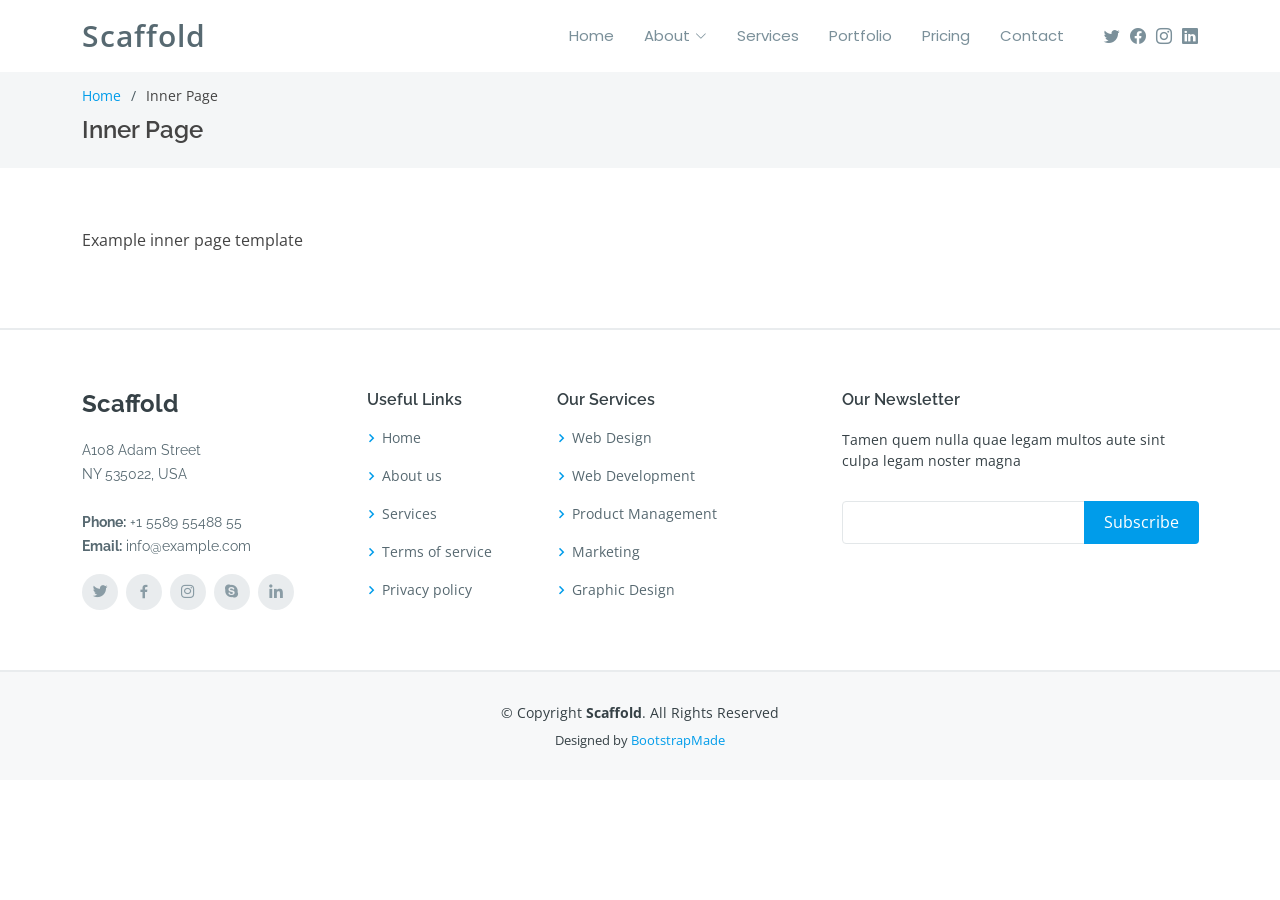
<file: inner-page.html>
<!DOCTYPE html>
<html lang="en">

<head>
  <meta charset="utf-8">
  <meta content="width=device-width, initial-scale=1.0" name="viewport">

  <title>Inner Page - Scaffold Bootstrap Template</title>
  <meta content="" name="description">
  <meta content="" name="keywords">

  <!-- Favicons -->
  <link href="assets/img/favicon.png" rel="icon">
  <link href="assets/img/apple-touch-icon.png" rel="apple-touch-icon">

  <!-- Google Fonts -->
  <link href="https://fonts.googleapis.com/css?family=Open+Sans:300,300i,400,400i,600,600i,700,700i|Raleway:300,300i,400,400i,500,500i,600,600i,700,700i|Poppins:300,300i,400,400i,500,500i,600,600i,700,700i" rel="stylesheet">

  <!-- Vendor CSS Files -->
  <link href="assets/vendor/aos/aos.css" rel="stylesheet">
  <link href="assets/vendor/bootstrap/css/bootstrap.min.css" rel="stylesheet">
  <link href="assets/vendor/bootstrap-icons/bootstrap-icons.css" rel="stylesheet">
  <link href="assets/vendor/boxicons/css/boxicons.min.css" rel="stylesheet">
  <link href="assets/vendor/glightbox/css/glightbox.min.css" rel="stylesheet">
  <link href="assets/vendor/swiper/swiper-bundle.min.css" rel="stylesheet">

  <!-- Template Main CSS File -->
  <link href="assets/css/style.css" rel="stylesheet">

  <!-- =======================================================
  * Template Name: Scaffold
  * Updated: Mar 10 2023 with Bootstrap v5.2.3
  * Template URL: https://bootstrapmade.com/scaffold-bootstrap-metro-style-template/
  * Author: BootstrapMade.com
  * License: https://bootstrapmade.com/license/
  ======================================================== -->
</head>

<body>

  <!-- ======= Header ======= -->
  <header id="header" class="fixed-top d-flex align-items-center">
    <div class="container d-flex align-items-center">

      <div class="logo me-auto">
        <h1><a href="index.html">Scaffold</a></h1>
        <!-- Uncomment below if you prefer to use an image logo -->
        <!-- <a href="index.html"><img src="assets/img/logo.png" alt="" class="img-fluid"></a>-->
      </div>

      <nav id="navbar" class="navbar order-last order-lg-0">
        <ul>
          <li><a class="nav-link scrollto " href="#hero">Home</a></li>
          <li class="dropdown"><a href="#"><span>About</span> <i class="bi bi-chevron-down"></i></a>
            <ul>
              <li><a class="nav-link scrollto" href="#about">About Us</a></li>
              <li><a class="nav-link scrollto" href="#team">Team</a></li>
              <li><a class="nav-link scrollto" href="#testimonials">Testimonials</a></li>
              <li class="dropdown"><a href="#"><span>Deep Drop Down</span> <i class="bi bi-chevron-right"></i></a>
                <ul>
                  <li><a href="#">Deep Drop Down 1</a></li>
                  <li><a href="#">Deep Drop Down 2</a></li>
                  <li><a href="#">Deep Drop Down 3</a></li>
                  <li><a href="#">Deep Drop Down 4</a></li>
                  <li><a href="#">Deep Drop Down 5</a></li>
                </ul>
              </li>
            </ul>
          </li>
          <li><a class="nav-link scrollto" href="#services">Services</a></li>
          <li><a class="nav-link scrollto " href="#portfolio">Portfolio</a></li>
          <li><a class="nav-link scrollto" href="#pricing">Pricing</a></li>
          <li><a class="nav-link scrollto" href="#contact">Contact</a></li>
        </ul>
        <i class="bi bi-list mobile-nav-toggle"></i>
      </nav><!-- .navbar -->

      <div class="header-social-links d-flex align-items-center">
        <a href="#" class="twitter"><i class="bi bi-twitter"></i></a>
        <a href="#" class="facebook"><i class="bi bi-facebook"></i></a>
        <a href="#" class="instagram"><i class="bi bi-instagram"></i></a>
        <a href="#" class="linkedin"><i class="bi bi-linkedin"></i></i></a>
      </div>

    </div>
  </header><!-- End Header -->

  <main id="main">

    <!-- ======= Breadcrumbs ======= -->
    <section id="breadcrumbs" class="breadcrumbs">
      <div class="container">

        <ol>
          <li><a href="index.html">Home</a></li>
          <li>Inner Page</li>
        </ol>
        <h2>Inner Page</h2>

      </div>
    </section><!-- End Breadcrumbs -->

    <section class="inner-page">
      <div class="container">
        <p>
          Example inner page template
        </p>
      </div>
    </section>

  </main><!-- End #main -->

  <!-- ======= Footer ======= -->
  <footer id="footer">
    <div class="footer-top">
      <div class="container">
        <div class="row">

          <div class="col-lg-3 col-md-6">
            <div class="footer-info">
              <h3>Scaffold</h3>
              <p>
                A108 Adam Street <br>
                NY 535022, USA<br><br>
                <strong>Phone:</strong> +1 5589 55488 55<br>
                <strong>Email:</strong> info@example.com<br>
              </p>
              <div class="social-links mt-3">
                <a href="#" class="twitter"><i class="bx bxl-twitter"></i></a>
                <a href="#" class="facebook"><i class="bx bxl-facebook"></i></a>
                <a href="#" class="instagram"><i class="bx bxl-instagram"></i></a>
                <a href="#" class="google-plus"><i class="bx bxl-skype"></i></a>
                <a href="#" class="linkedin"><i class="bx bxl-linkedin"></i></a>
              </div>
            </div>
          </div>

          <div class="col-lg-2 col-md-6 footer-links">
            <h4>Useful Links</h4>
            <ul>
              <li><i class="bx bx-chevron-right"></i> <a href="#">Home</a></li>
              <li><i class="bx bx-chevron-right"></i> <a href="#">About us</a></li>
              <li><i class="bx bx-chevron-right"></i> <a href="#">Services</a></li>
              <li><i class="bx bx-chevron-right"></i> <a href="#">Terms of service</a></li>
              <li><i class="bx bx-chevron-right"></i> <a href="#">Privacy policy</a></li>
            </ul>
          </div>

          <div class="col-lg-3 col-md-6 footer-links">
            <h4>Our Services</h4>
            <ul>
              <li><i class="bx bx-chevron-right"></i> <a href="#">Web Design</a></li>
              <li><i class="bx bx-chevron-right"></i> <a href="#">Web Development</a></li>
              <li><i class="bx bx-chevron-right"></i> <a href="#">Product Management</a></li>
              <li><i class="bx bx-chevron-right"></i> <a href="#">Marketing</a></li>
              <li><i class="bx bx-chevron-right"></i> <a href="#">Graphic Design</a></li>
            </ul>
          </div>

          <div class="col-lg-4 col-md-6 footer-newsletter">
            <h4>Our Newsletter</h4>
            <p>Tamen quem nulla quae legam multos aute sint culpa legam noster magna</p>
            <form action="" method="post">
              <input type="email" name="email"><input type="submit" value="Subscribe">
            </form>

          </div>

        </div>
      </div>
    </div>

    <div class="container">
      <div class="copyright">
        &copy; Copyright <strong><span>Scaffold</span></strong>. All Rights Reserved
      </div>
      <div class="credits">
        <!-- All the links in the footer should remain intact. -->
        <!-- You can delete the links only if you purchased the pro version. -->
        <!-- Licensing information: https://bootstrapmade.com/license/ -->
        <!-- Purchase the pro version with working PHP/AJAX contact form: https://bootstrapmade.com/scaffold-bootstrap-metro-style-template/ -->
        Designed by <a href="https://bootstrapmade.com/">BootstrapMade</a>
      </div>
    </div>
  </footer><!-- End Footer -->

  <a href="#" class="back-to-top d-flex align-items-center justify-content-center"><i class="bi bi-arrow-up-short"></i></a>

  <!-- Vendor JS Files -->
  <script src="assets/vendor/aos/aos.js"></script>
  <script src="assets/vendor/bootstrap/js/bootstrap.bundle.min.js"></script>
  <script src="assets/vendor/glightbox/js/glightbox.min.js"></script>
  <script src="assets/vendor/isotope-layout/isotope.pkgd.min.js"></script>
  <script src="assets/vendor/swiper/swiper-bundle.min.js"></script>
  <script src="assets/vendor/php-email-form/validate.js"></script>

  <!-- Template Main JS File -->
  <script src="assets/js/main.js"></script>

</body>

</html>
</file>
<file: assets/css/style.css>
/**
* Template Name: Scaffold
* Updated: Mar 10 2023 with Bootstrap v5.2.3
* Template URL: https://bootstrapmade.com/scaffold-bootstrap-metro-style-template/
* Author: BootstrapMade.com
* License: https://bootstrapmade.com/license/
*/

/*--------------------------------------------------------------
# General
--------------------------------------------------------------*/
body {
  font-family: "Open Sans", sans-serif;
  color: #444444;
}

a {
  color: #009cea;
  text-decoration: none;
}

a:hover {
  color: #1eb4ff;
  text-decoration: none;
}

h1,
h2,
h3,
h4,
h5,
h6 {
  font-family: "Raleway", sans-serif;
}

/*--------------------------------------------------------------
# Back to top button
--------------------------------------------------------------*/
.back-to-top {
  position: fixed;
  visibility: hidden;
  opacity: 0;
  right: 15px;
  bottom: 15px;
  z-index: 996;
  background: #009cea;
  width: 40px;
  height: 40px;
  border-radius: 4px;
  transition: all 0.4s;
}

.back-to-top i {
  font-size: 28px;
  color: #fff;
  line-height: 0;
}

.back-to-top:hover {
  background: #14b1ff;
  color: #fff;
}

.back-to-top.active {
  visibility: visible;
  opacity: 1;
}

/*--------------------------------------------------------------
# Disable AOS delay on mobile
--------------------------------------------------------------*/
@media screen and (max-width: 768px) {
  [data-aos-delay] {
    transition-delay: 0 !important;
  }
}

/*--------------------------------------------------------------
# Header
--------------------------------------------------------------*/
#header {
  height: 72px;
  transition: all 0.5s;
  z-index: 997;
  transition: all 0.5s;
  background: #fff;
}

#header.header-scrolled {
  box-shadow: 0px 2px 15px rgba(0, 0, 0, 0.1);
}

#header .logo h1 {
  font-size: 30px;
  margin: 0;
  line-height: 0;
  font-weight: 600;
  letter-spacing: 1px;
  font-family: "Open Sans", sans-serif;
}

#header .logo h1 a,
#header .logo h1 a:hover {
  color: #576971;
  text-decoration: none;
}

#header .logo img {
  padding: 0;
  margin: 0;
  max-height: 70px;
}

/*--------------------------------------------------------------
# Header Social Links
--------------------------------------------------------------*/
.header-social-links {
  margin: 0 0 0 30px;
}

@media (max-width: 768px) {
  .header-social-links {
    margin: 0 15px 0 0;
  }
}

.header-social-links a {
  color: #7b909a;
  display: inline-block;
  line-height: 0px;
  transition: 0.3s;
  padding-left: 10px;
}

.header-social-links a:hover {
  color: #009cea;
}

/*--------------------------------------------------------------
# Navigation Menu
--------------------------------------------------------------*/
/**
* Desktop Navigation 
*/
.navbar {
  padding: 0;
}

.navbar ul {
  margin: 0;
  padding: 0;
  display: flex;
  list-style: none;
  align-items: center;
}

.navbar li {
  position: relative;
}

.navbar a,
.navbar a:focus {
  display: flex;
  align-items: center;
  justify-content: space-between;
  padding: 10px 0 10px 30px;
  font-size: 15px;
  font-family: "Poppins", sans-serif;
  color: #7b909a;
  white-space: nowrap;
  transition: 0.3s;
}

.navbar a i,
.navbar a:focus i {
  font-size: 12px;
  line-height: 0;
  margin-left: 5px;
}

.navbar a:hover,
.navbar .active,
.navbar .active:focus,
.navbar li:hover>a {
  color: #009cea;
}

.navbar .dropdown ul {
  display: block;
  position: absolute;
  left: 14px;
  top: calc(100% + 30px);
  margin: 0;
  padding: 10px 0;
  z-index: 99;
  opacity: 0;
  visibility: hidden;
  background: #fff;
  box-shadow: 0px 0px 30px rgba(127, 137, 161, 0.25);
  transition: 0.3s;
}

.navbar .dropdown ul li {
  min-width: 200px;
}

.navbar .dropdown ul a {
  padding: 10px 20px;
  font-size: 14px;
  color: #003651;
}

.navbar .dropdown ul a i {
  font-size: 12px;
}

.navbar .dropdown ul a:hover,
.navbar .dropdown ul .active:hover,
.navbar .dropdown ul li:hover>a {
  color: #009cea;
}

.navbar .dropdown:hover>ul {
  opacity: 1;
  top: 100%;
  visibility: visible;
}

.navbar .dropdown .dropdown ul {
  top: 0;
  left: calc(100% - 30px);
  visibility: hidden;
}

.navbar .dropdown .dropdown:hover>ul {
  opacity: 1;
  top: 0;
  left: 100%;
  visibility: visible;
}

@media (max-width: 1366px) {
  .navbar .dropdown .dropdown ul {
    left: -90%;
  }

  .navbar .dropdown .dropdown:hover>ul {
    left: -100%;
  }
}

/**
* Mobile Navigation 
*/
.mobile-nav-toggle {
  color: #364146;
  font-size: 28px;
  cursor: pointer;
  display: none;
  line-height: 0;
  transition: 0.5s;
}

.mobile-nav-toggle.bi-x {
  color: #fff;
}

@media (max-width: 991px) {
  .mobile-nav-toggle {
    display: block;
  }

  .navbar ul {
    display: none;
  }
}

.navbar-mobile {
  position: fixed;
  overflow: hidden;
  top: 0;
  right: 0;
  left: 0;
  bottom: 0;
  background: rgba(32, 38, 41, 0.9);
  transition: 0.3s;
  z-index: 999;
}

.navbar-mobile .mobile-nav-toggle {
  position: absolute;
  top: 15px;
  right: 15px;
}

.navbar-mobile ul {
  display: block;
  position: absolute;
  top: 55px;
  right: 15px;
  bottom: 15px;
  left: 15px;
  padding: 10px 0;
  background-color: #fff;
  overflow-y: auto;
  transition: 0.3s;
}

.navbar-mobile a,
.navbar-mobile a:focus {
  padding: 10px 20px;
  font-size: 15px;
  color: #364146;
}

.navbar-mobile a:hover,
.navbar-mobile .active,
.navbar-mobile li:hover>a {
  color: #009cea;
}

.navbar-mobile .getstarted,
.navbar-mobile .getstarted:focus {
  margin: 15px;
}

.navbar-mobile .dropdown ul {
  position: static;
  display: none;
  margin: 10px 20px;
  padding: 10px 0;
  z-index: 99;
  opacity: 1;
  visibility: visible;
  background: #fff;
  box-shadow: 0px 0px 30px rgba(127, 137, 161, 0.25);
}

.navbar-mobile .dropdown ul li {
  min-width: 200px;
}

.navbar-mobile .dropdown ul a {
  padding: 10px 20px;
}

.navbar-mobile .dropdown ul a i {
  font-size: 12px;
}

.navbar-mobile .dropdown ul a:hover,
.navbar-mobile .dropdown ul .active:hover,
.navbar-mobile .dropdown ul li:hover>a {
  color: #009cea;
}

.navbar-mobile .dropdown>.dropdown-active {
  display: block;
}

/*--------------------------------------------------------------
# Hero Section
--------------------------------------------------------------*/
#hero {
  width: 100%;
  background-image: url("../img/hero-bg.png");
  background-repeat: no-repeat;
  background-size: contain;
  background-position: right top;
  margin-top: 70px;
  padding: 60px 0;
}

#hero h1 {
  margin: 0 0 20px 0;
  font-size: 48px;
  font-weight: 700;
  line-height: 56px;
  color: #364146;
}

#hero h2 {
  color: #576971;
  margin-bottom: 30px;
  font-size: 24px;
}

#hero .btn-get-started {
  font-family: "Raleway", sans-serif;
  font-weight: 600;
  font-size: 13px;
  text-transform: uppercase;
  letter-spacing: 1px;
  display: inline-block;
  padding: 12px 28px;
  border-radius: 3px;
  transition: 0.5s;
  color: #fff;
  background: #009cea;
}

#hero .btn-get-started:hover {
  background: #008bd1;
}

#hero .hero-img {
  text-align: center;
}

#hero .hero-img img {
  width: 70%;
}

@media (min-width: 1024px) {
  #hero {
    background-attachment: fixed;
  }
}

@media (max-width: 992px) {
  #hero h1 {
    font-size: 32px;
    line-height: 40px;
  }

  #hero h2 {
    font-size: 20px;
  }
}

/*--------------------------------------------------------------
# Sections General
--------------------------------------------------------------*/
section {
  padding: 60px 0;
  overflow: hidden;
}

.section-bg {
  background-color: #f7f8f9;
}

.section-title {
  text-align: center;
  padding-bottom: 30px;
}

.section-title h2 {
  font-size: 32px;
  font-weight: 400;
  margin-bottom: 20px;
  padding-bottom: 0;
  font-family: "Poppins", sans-serif;
  color: #627680;
}

.section-title p {
  margin-bottom: 0;
}

/*--------------------------------------------------------------
# About
--------------------------------------------------------------*/
.about {
  padding: 0;
  margin-top: 40px;
}

.about .container {
  background-color: #f7f8f9;
  padding: 60px 50px;
}

@media (max-width: 992px) {
  .about .container {
    padding: 30px;
  }
}

.about .content h3 {
  font-weight: 400;
  font-size: 32px;
  color: #364146;
  font-family: "Poppins", sans-serif;
}

.about .content ul {
  list-style: none;
  padding: 0;
}

.about .content ul li {
  padding-bottom: 10px;
}

.about .content ul i {
  font-size: 20px;
  padding-right: 4px;
  color: #28a745;
}

.about .content p:last-child {
  margin-bottom: 0;
}

/*--------------------------------------------------------------
# Features
--------------------------------------------------------------*/
.features {
  padding-bottom: 40px;
}

.features .nav-tabs {
  border: 0;
}

.features .nav-link {
  border: 0;
  padding: 20px;
  transition: 0.3s;
  color: #364146;
  transition: 0.3s ease-in-out;
  border-radius: 0;
  border-left: 4px solid #fafbfb;
}

.features .nav-link h4 {
  font-size: 18px;
  font-weight: 600;
  transition: 0.3s ease-in-out;
  color: #576971;
}

.features .nav-link p {
  font-size: 14px;
  margin-bottom: 0;
}

.features .nav-link:hover {
  background: #fafbfb;
}

.features .nav-link:hover h4 {
  color: #364146;
}

.features .nav-link.active {
  border-radius: 0;
  border: 0;
  border-left: 4px solid #009cea;
  background: #fafbfb;
}

.features .nav-link.active h4 {
  color: #009cea;
}

.features .tab-pane.active {
  animation: slide-down 0.5s ease-out;
}

.features .tab-content {
  text-align: right;
}

@keyframes slide-down {
  0% {
    opacity: 0;
  }

  100% {
    opacity: 1;
  }
}

/*--------------------------------------------------------------
# Services
--------------------------------------------------------------*/
/*--------------------------------------------------------------
# Services
--------------------------------------------------------------*/
.services .icon-box {
  text-align: center;
  padding: 70px 20px 80px 20px;
  transition: all ease-in-out 0.3s;
  background: #fff;
  box-shadow: 0px 5px 90px 0px rgba(110, 123, 131, 0.05);
}

.services .icon-box .icon {
  margin: 0 auto;
  width: 100px;
  height: 100px;
  display: flex;
  align-items: center;
  justify-content: center;
  transition: ease-in-out 0.3s;
  position: relative;
}

.services .icon-box .icon i {
  font-size: 36px;
  transition: 0.5s;
  position: relative;
}

.services .icon-box .icon svg {
  position: absolute;
  top: 0;
  left: 0;
}

.services .icon-box .icon svg path {
  transition: 0.5s;
  fill: #f5f5f5;
}

.services .icon-box h4 {
  font-weight: 600;
  margin: 10px 0 15px 0;
  font-size: 22px;
}

.services .icon-box h4 a {
  color: #124265;
  transition: ease-in-out 0.3s;
}

.services .icon-box p {
  line-height: 24px;
  font-size: 14px;
  margin-bottom: 0;
}

.services .icon-box:hover {
  border-color: #fff;
  box-shadow: 0px 0 35px 0 rgba(0, 0, 0, 0.08);
}

.services .iconbox-blue i {
  color: #47aeff;
}

.services .iconbox-blue:hover .icon i {
  color: #fff;
}

.services .iconbox-blue:hover .icon path {
  fill: #47aeff;
}

.services .iconbox-orange i {
  color: #ffa76e;
}

.services .iconbox-orange:hover .icon i {
  color: #fff;
}

.services .iconbox-orange:hover .icon path {
  fill: #ffa76e;
}

.services .iconbox-pink i {
  color: #e80368;
}

.services .iconbox-pink:hover .icon i {
  color: #fff;
}

.services .iconbox-pink:hover .icon path {
  fill: #e80368;
}

.services .iconbox-yellow i {
  color: #ffbb2c;
}

.services .iconbox-yellow:hover .icon i {
  color: #fff;
}

.services .iconbox-yellow:hover .icon path {
  fill: #ffbb2c;
}

.services .iconbox-red i {
  color: #ff5828;
}

.services .iconbox-red:hover .icon i {
  color: #fff;
}

.services .iconbox-red:hover .icon path {
  fill: #ff5828;
}

.services .iconbox-teal i {
  color: #11dbcf;
}

.services .iconbox-teal:hover .icon i {
  color: #fff;
}

.services .iconbox-teal:hover .icon path {
  fill: #11dbcf;
}


/*--------------------------------------------------------------
# Portfolio
--------------------------------------------------------------*/
.portfolio .portfolio-item {
  margin-bottom: 30px;
}

.portfolio #portfolio-flters {
  padding: 0;
  margin: 0 auto 25px auto;
  list-style: none;
  text-align: center;
}

.portfolio #portfolio-flters li {
  cursor: pointer;
  display: inline-block;
  padding: 10px;
  font-size: 15px;
  font-weight: 400;
  line-height: 1;
  text-transform: uppercase;
  color: #444444;
  margin-bottom: 5px;
  transition: all 0.3s ease-in-out;
  font-family: "Poppins", sans-serif;
}

.portfolio #portfolio-flters li:hover,
.portfolio #portfolio-flters li.filter-active {
  color: #009cea;
}

.portfolio #portfolio-flters li:last-child {
  margin-right: 0;
}

.portfolio .portfolio-wrap {
  transition: 0.3s;
  position: relative;
  overflow: hidden;
  z-index: 1;
}

.portfolio .portfolio-wrap::before {
  content: "";
  background: rgba(255, 255, 255, 0.7);
  position: absolute;
  left: 30px;
  right: 30px;
  top: 30px;
  bottom: 30px;
  transition: all ease-in-out 0.3s;
  z-index: 2;
  opacity: 0;
}

.portfolio .portfolio-wrap .portfolio-info {
  opacity: 0;
  position: absolute;
  top: 10%;
  left: 0;
  right: 0;
  text-align: center;
  z-index: 3;
  transition: all ease-in-out 0.3s;
}

.portfolio .portfolio-wrap .portfolio-info h4 {
  font-size: 20px;
  color: #364146;
  font-weight: 600;
}

.portfolio .portfolio-wrap .portfolio-info p {
  color: #364146;
  font-size: 14px;
  text-transform: uppercase;
}

.portfolio .portfolio-wrap .portfolio-links {
  opacity: 0;
  left: 0;
  right: 0;
  bottom: 10%;
  text-align: center;
  z-index: 3;
  position: absolute;
  transition: all ease-in-out 0.3s;
}

.portfolio .portfolio-wrap .portfolio-links a {
  color: #009cea;
  margin: 0 2px;
  font-size: 24px;
  display: inline-block;
  transition: 0.3s;
  background: #eaf8ff;
  border-radius: 50px;
  line-height: 0;
  padding: 6px;
}

.portfolio .portfolio-wrap .portfolio-links a:hover {
  color: #fff;
  background: #009cea;
}

.portfolio .portfolio-wrap:hover::before {
  top: 0;
  left: 0;
  right: 0;
  bottom: 0;
  opacity: 1;
}

.portfolio .portfolio-wrap:hover .portfolio-info {
  opacity: 1;
  top: calc(50% - 48px);
}

.portfolio .portfolio-wrap:hover .portfolio-links {
  opacity: 1;
  bottom: calc(50% - 50px);
}

/*--------------------------------------------------------------
# Portfolio Details
--------------------------------------------------------------*/
.portfolio-details {
  padding-top: 40px;
}

.portfolio-details .portfolio-details-slider img {
  width: 100%;
}

.portfolio-details .portfolio-details-slider .swiper-pagination {
  margin-top: 20px;
  position: relative;
}

.portfolio-details .portfolio-details-slider .swiper-pagination .swiper-pagination-bullet {
  width: 12px;
  height: 12px;
  background-color: #fff;
  opacity: 1;
  border: 1px solid #009cea;
}

.portfolio-details .portfolio-details-slider .swiper-pagination .swiper-pagination-bullet-active {
  background-color: #009cea;
}

.portfolio-details .portfolio-info {
  padding: 30px;
  box-shadow: 0px 0 30px rgba(54, 65, 70, 0.08);
}

.portfolio-details .portfolio-info h3 {
  font-size: 22px;
  font-weight: 700;
  margin-bottom: 20px;
  padding-bottom: 20px;
  border-bottom: 1px solid #eee;
}

.portfolio-details .portfolio-info ul {
  list-style: none;
  padding: 0;
  font-size: 15px;
}

.portfolio-details .portfolio-info ul li+li {
  margin-top: 10px;
}

.portfolio-details .portfolio-description {
  padding-top: 30px;
}

.portfolio-details .portfolio-description h2 {
  font-size: 26px;
  font-weight: 700;
  margin-bottom: 20px;
}

.portfolio-details .portfolio-description p {
  padding: 0;
}

/*--------------------------------------------------------------
# Cta
--------------------------------------------------------------*/
.cta {
  background: linear-gradient(rgba(214, 219, 218, 0.8), rgba(247, 247, 247, 0.8)), url("../img/cta-bg.jpg") center center;
  background-size: cover;
  padding: 80px 0;
}

.cta h3 {
  color: #364146;
  font-size: 28px;
  font-weight: 700;
}

.cta p {
  color: #576971;
}

.cta .cta-btn {
  font-family: "Raleway", sans-serif;
  font-weight: 500;
  font-size: 15px;
  letter-spacing: 1px;
  display: inline-block;
  padding: 10px 30px;
  border-radius: 4px;
  transition: 0.5s;
  margin: 10px;
  color: #fff;
  background: #009cea;
}

.cta .cta-btn:hover {
  background: #008bd1;
}

@media (min-width: 1024px) {
  .cta {
    background-attachment: fixed;
  }
}

@media (min-width: 769px) {
  .cta .cta-btn-container {
    display: flex;
    align-items: center;
    justify-content: flex-end;
  }
}

/*--------------------------------------------------------------
# Testimonials
--------------------------------------------------------------*/
.testimonials .testimonials-carousel,
.testimonials .testimonials-slider {
  overflow: hidden;
}

.testimonials .testimonial-item {
  box-sizing: content-box;
  min-height: 320px;
}

.testimonials .testimonial-item .testimonial-img {
  width: 90px;
  border-radius: 50%;
  margin: -40px 0 0 40px;
  position: relative;
  z-index: 2;
  border: 6px solid #fff;
}

.testimonials .testimonial-item h3 {
  font-size: 18px;
  font-weight: bold;
  margin: 10px 0 5px 45px;
  color: #111;
}

.testimonials .testimonial-item h4 {
  font-size: 14px;
  color: #999;
  margin: 0 0 0 45px;
}

.testimonials .testimonial-item .quote-icon-left,
.testimonials .testimonial-item .quote-icon-right {
  color: #d8dee1;
  font-size: 26px;
}

.testimonials .testimonial-item .quote-icon-left {
  display: inline-block;
  left: -5px;
  position: relative;
}

.testimonials .testimonial-item .quote-icon-right {
  display: inline-block;
  right: -5px;
  position: relative;
  top: 10px;
}

.testimonials .testimonial-item p {
  font-style: italic;
  margin: 0 15px 0 15px;
  padding: 20px 20px 60px 20px;
  background: #f4f6f7;
  position: relative;
  border-radius: 6px;
  position: relative;
  z-index: 1;
}

.testimonials .swiper-pagination {
  margin-top: 20px;
  position: relative;
}

.testimonials .swiper-pagination .swiper-pagination-bullet {
  width: 12px;
  height: 12px;
  background-color: #fff;
  opacity: 1;
  border: 1px solid #009cea;
}

.testimonials .swiper-pagination .swiper-pagination-bullet-active {
  background-color: #009cea;
}

/*--------------------------------------------------------------
# Team
--------------------------------------------------------------*/
.team {
  background: url("../img/team-bg.jpg") center center no-repeat;
  background-size: cover;
  padding: 60px 0;
  position: relative;
}

.team::before {
  content: "";
  position: absolute;
  left: 0;
  right: 0;
  top: 0;
  bottom: 0;
  background: rgba(255, 255, 255, 0.75);
  z-index: 9;
}

.team .container {
  position: relative;
  z-index: 10;
}

.team .member {
  text-align: center;
  margin-bottom: 80px;
  position: relative;
}

.team .member .pic {
  overflow: hidden;
}

.team .member .member-info {
  position: absolute;
  top: 85%;
  left: 20px;
  right: 20px;
  background: #fff;
  padding: 20px 0;
  color: #364146;
  box-shadow: 0px 2px 15px rgba(0, 0, 0, 0.1);
  max-height: 95px;
  overflow: hidden;
  transition: max-height 0.5s ease-in-out;
}

.team .member:hover .member-info {
  max-height: 300px;
}

.team .member h4 {
  font-weight: 700;
  margin-bottom: 10px;
  font-size: 16px;
  color: #364146;
  position: relative;
  padding-bottom: 10px;
}

.team .member h4::after {
  content: "";
  position: absolute;
  display: block;
  width: 50px;
  height: 1px;
  background: #b5c1c6;
  bottom: 0;
  left: calc(50% - 25px);
}

.team .member span {
  font-style: italic;
  display: block;
  font-size: 13px;
}

.team .member .social {
  margin-top: 15px;
}

.team .member .social a {
  transition: color 0.3s;
  color: #627680;
}

.team .member .social a:hover {
  color: #009cea;
}

.team .member .social i {
  font-size: 16px;
  margin: 0 2px;
}

@media (max-width: 992px) {
  .team .member {
    margin-bottom: 110px;
  }
}

/*--------------------------------------------------------------
# Clients
--------------------------------------------------------------*/
.clients .clients-wrap {
  border-top: 1px solid #eceff0;
  border-left: 1px solid #eceff0;
}

.clients .client-logo {
  display: flex;
  justify-content: center;
  align-items: center;
  border-right: 1px solid #eceff0;
  border-bottom: 1px solid #eceff0;
  overflow: hidden;
  background: #fff;
  height: 120px;
  padding: 40px;
}

.clients .client-logo img {
  max-width: 50%;
  filter: grayscale(100);
}

.clients .client-logo:hover img {
  filter: none;
  transform: scale(1.1);
}

.clients img {
  transition: all 0.4s ease-in-out;
}

/*--------------------------------------------------------------
# Pricing
--------------------------------------------------------------*/
.pricing .box {
  padding: 20px;
  background: #fff;
  text-align: center;
  border-radius: 4px;
  position: relative;
  overflow: hidden;
  border: 2px solid #e9ecee;
}

.pricing h3 {
  font-weight: 400;
  padding: 20px 15px;
  font-size: 18px;
  font-weight: 400;
  color: #777777;
}

.pricing h4 {
  font-size: 36px;
  color: #009cea;
  font-weight: 600;
  font-family: "Poppins", sans-serif;
  margin-bottom: 20px;
}

.pricing h4 sup {
  font-size: 20px;
  top: -15px;
  left: -3px;
}

.pricing h4 span {
  color: #bababa;
  font-size: 16px;
  font-weight: 300;
}

.pricing ul {
  padding: 0;
  list-style: none;
  color: #444444;
  text-align: center;
  line-height: 20px;
  font-size: 14px;
}

.pricing ul li {
  padding-bottom: 16px;
}

.pricing ul i {
  color: #009cea;
  font-size: 18px;
  padding-right: 4px;
}

.pricing ul .na {
  color: #ccc;
  text-decoration: line-through;
}

.pricing .btn-wrap {
  padding: 20px 15px;
  text-align: center;
}

.pricing .btn-buy {
  background: #009cea;
  display: inline-block;
  padding: 8px 30px;
  border-radius: 4px;
  color: #fff;
  font-size: 13px;
  font-family: "Raleway", sans-serif;
  font-weight: 600;
  text-transform: uppercase;
}

.pricing .featured {
  background: #009cea;
  border-color: #009cea;
}

.pricing .featured h3,
.pricing .featured h4,
.pricing .featured h4 span,
.pricing .featured ul,
.pricing .featured ul .na {
  color: #fff;
}

.pricing .featured .btn-buy {
  background: #fff;
  color: #009cea;
}

.pricing .advanced {
  width: 200px;
  position: absolute;
  top: 18px;
  right: -68px;
  transform: rotate(45deg);
  z-index: 1;
  font-size: 14px;
  padding: 1px 0 3px 0;
  background: #009cea;
  color: #fff;
}

/*--------------------------------------------------------------
# Frequently Asked Questions
--------------------------------------------------------------*/

.rotate {
 
  top: 50%;
  left: 50%;
  width: 200px;
  height: 200px;
  
  -webkit-animation:spin 5s linear infinite;
  -moz-animation:spin 5s linear infinite;
  animation:spin 5s linear infinite;
}
@-moz-keyframes spin { 
  100% { -moz-transform: rotate(360deg); } 
}
@-webkit-keyframes spin { 
  100% { -webkit-transform: rotate(360deg); } 
}
@keyframes spin { 
  100% { 
      -webkit-transform: rotate(360deg); 
      transform:rotate(360deg); 
  } 
}



.t1{

  font-weight:bolder;
}






.faq {
  padding: 60px 0;
}

.faq .faq-list {
  padding: 0;
  list-style: none;
}

.faq .faq-list li {
  border-bottom: 1px solid #e3e7e9;
  margin-bottom: 20px;
  padding-bottom: 20px;
}

.faq .faq-list .question {
  display: block;
  position: relative;
  font-family: #009cea;
  font-size: 18px;
  line-height: 24px;
  font-weight: 400;
  padding-left: 25px;
  cursor: pointer;
  color: #007ab7;
  transition: 0.3s;
}

.faq .faq-list i {
  font-size: 16px;
  position: absolute;
  left: 0;
  top: -2px;
}

.faq .faq-list p {
  margin-bottom: 0;
  padding: 10px 0 0 25px;
}

.faq .faq-list .icon-show {
  display: none;
}

.faq .faq-list .collapsed {
  color: black;
}

.faq .faq-list .collapsed:hover {
  color: #009cea;
}

.faq .faq-list .collapsed .icon-show {
  display: inline-block;
  transition: 0.6s;
}

.faq .faq-list .collapsed .icon-close {
  display: none;
  transition: 0.6s;
}

/*--------------------------------------------------------------
# Contact
--------------------------------------------------------------*/
.contact .info {
  padding: 30px;
  background: #fff;
  width: 100%;
  border: 2px solid #e9ecee;
  border-radius: 4px;
}

.contact .info i {
  font-size: 20px;
  color: #009cea;
  float: left;
  width: 44px;
  height: 44px;
  background: #f2f4f5;
  display: flex;
  justify-content: center;
  align-items: center;
  border-radius: 50px;
  transition: all 0.3s ease-in-out;
}

.contact .info h4 {
  padding: 0 0 0 60px;
  font-size: 20px;
  font-weight: 600;
  margin-bottom: 5px;
  color: #364146;
}

.contact .info p {
  padding: 0 0 10px 60px;
  margin-bottom: 20px;
  font-size: 14px;
  color: #627680;
}

.contact .info .social-links {
  padding-left: 60px;
}

.contact .info .social-links a {
  font-size: 18px;
  display: inline-block;
  background: #333;
  color: #fff;
  line-height: 1;
  padding: 8px 0;
  border-radius: 50%;
  text-align: center;
  width: 36px;
  height: 36px;
  transition: 0.3s;
  margin-right: 10px;
}

.contact .info .social-links a:hover {
  background: #009cea;
  color: #fff;
}

.contact .info .email:hover i,
.contact .info .address:hover i,
.contact .info .phone:hover i {
  background: #009cea;
  color: #fff;
}

.contact .php-email-form {
  width: 100%;
  padding: 30px;
  background: #fff;
  border: 2px solid #e9ecee;
  border-radius: 4px;
}

.contact .php-email-form .form-group {
  padding-bottom: 8px;
}

.contact .php-email-form .error-message {
  display: none;
  color: #fff;
  background: #ed3c0d;
  text-align: left;
  padding: 15px;
  font-weight: 600;
}

.contact .php-email-form .error-message br+br {
  margin-top: 25px;
}

.contact .php-email-form .sent-message {
  display: none;
  color: #fff;
  background: #18d26e;
  text-align: center;
  padding: 15px;
  font-weight: 600;
}

.contact .php-email-form .loading {
  display: none;
  background: #fff;
  text-align: center;
  padding: 15px;
}

.contact .php-email-form .loading:before {
  content: "";
  display: inline-block;
  border-radius: 50%;
  width: 24px;
  height: 24px;
  margin: 0 10px -6px 0;
  border: 3px solid #18d26e;
  border-top-color: #eee;
  animation: animate-loading 1s linear infinite;
}

.contact .php-email-form input,
.contact .php-email-form textarea {
  border-radius: 0;
  box-shadow: none;
  font-size: 14px;
}

.contact .php-email-form input {
  height: 44px;
}

.contact .php-email-form textarea {
  padding: 10px 12px;
}

.contact .php-email-form button[type=submit] {
  background: #009cea;
  border: 0;
  padding: 10px 24px;
  color: #fff;
  transition: 0.4s;
  border-radius: 4px;
}

.contact .php-email-form button[type=submit]:hover {
  background: #1eb4ff;
}

@keyframes animate-loading {
  0% {
    transform: rotate(0deg);
  }

  100% {
    transform: rotate(360deg);
  }
}

/*--------------------------------------------------------------
# Breadcrumbs
--------------------------------------------------------------*/
.breadcrumbs {
  padding: 15px 0;
  background: #f4f6f7;
  min-height: 40px;
  margin-top: 70px;
}

.breadcrumbs h2 {
  font-size: 24px;
  font-weight: 600;
}

.breadcrumbs ol {
  display: flex;
  flex-wrap: wrap;
  list-style: none;
  padding: 0 0 10px 0;
  margin: 0;
  font-size: 14px;
}

.breadcrumbs ol li+li {
  padding-left: 10px;
}

.breadcrumbs ol li+li::before {
  display: inline-block;
  padding-right: 10px;
  color: #4c5c63;
  content: "/";
}

/*--------------------------------------------------------------
# Footer
--------------------------------------------------------------*/
#footer {
  background: #f7f8f9;
  padding: 0 0 30px 0;
  color: #364146;
  font-size: 14px;
}

#footer .footer-top {
  background: #fff;
  padding: 60px 0 30px 0;
  border-top: 2px solid #e9ecee;
  border-bottom: 2px solid #e9ecee;
}

#footer .footer-top .footer-info {
  margin-bottom: 30px;
}

#footer .footer-top .footer-info h3 {
  font-size: 24px;
  margin: 0 0 20px 0;
  padding: 2px 0 2px 0;
  line-height: 1;
  font-weight: 700;
}

#footer .footer-top .footer-info p {
  font-size: 14px;
  line-height: 24px;
  margin-bottom: 0;
  font-family: "Raleway", sans-serif;
  color: #576971;
}

#footer .footer-top .social-links a {
  font-size: 18px;
  display: inline-block;
  background: #e9ecee;
  color: #8a9ca5;
  line-height: 1;
  padding: 8px 0;
  margin-right: 4px;
  border-radius: 50%;
  text-align: center;
  width: 36px;
  height: 36px;
  transition: 0.3s;
}

#footer .footer-top .social-links a:hover {
  background: #009cea;
  color: #fff;
  text-decoration: none;
}

#footer .footer-top h4 {
  font-size: 16px;
  font-weight: 600;
  color: #364146;
  position: relative;
  padding-bottom: 12px;
}

#footer .footer-top .footer-links {
  margin-bottom: 30px;
}

#footer .footer-top .footer-links ul {
  list-style: none;
  padding: 0;
  margin: 0;
}

#footer .footer-top .footer-links ul i {
  padding-right: 2px;
  color: #009cea;
  font-size: 18px;
  line-height: 1;
  margin-left: -5px;
}

#footer .footer-top .footer-links ul li {
  padding: 10px 0;
  display: flex;
  align-items: center;
}

#footer .footer-top .footer-links ul li:first-child {
  padding-top: 0;
}

#footer .footer-top .footer-links ul a {
  color: #576971;
  transition: 0.3s;
  display: inline-block;
  line-height: 1;
}

#footer .footer-top .footer-links ul a:hover {
  color: #009cea;
}

#footer .footer-top .footer-newsletter form {
  margin-top: 30px;
  background: #fff;
  padding: 6px 10px;
  position: relative;
  border-radius: 4px;
  border: 1px solid #e3e7e9;
}

#footer .footer-top .footer-newsletter form input[type=email] {
  border: 0;
  padding: 4px;
  width: calc(100% - 110px);
}

#footer .footer-top .footer-newsletter form input[type=submit] {
  position: absolute;
  top: -1px;
  right: -2px;
  bottom: -1px;
  border: 0;
  background: none;
  font-size: 16px;
  padding: 0 20px;
  background: #009cea;
  color: #fff;
  transition: 0.3s;
  border-radius: 0 4px 4px 0;
}

#footer .footer-top .footer-newsletter form input[type=submit]:hover {
  background: #007ab7;
}

#footer .copyright {
  text-align: center;
  padding-top: 30px;
}

#footer .credits {
  padding-top: 8px;
  text-align: center;
  font-size: 13px;
  color: #364146;
}
</file>
